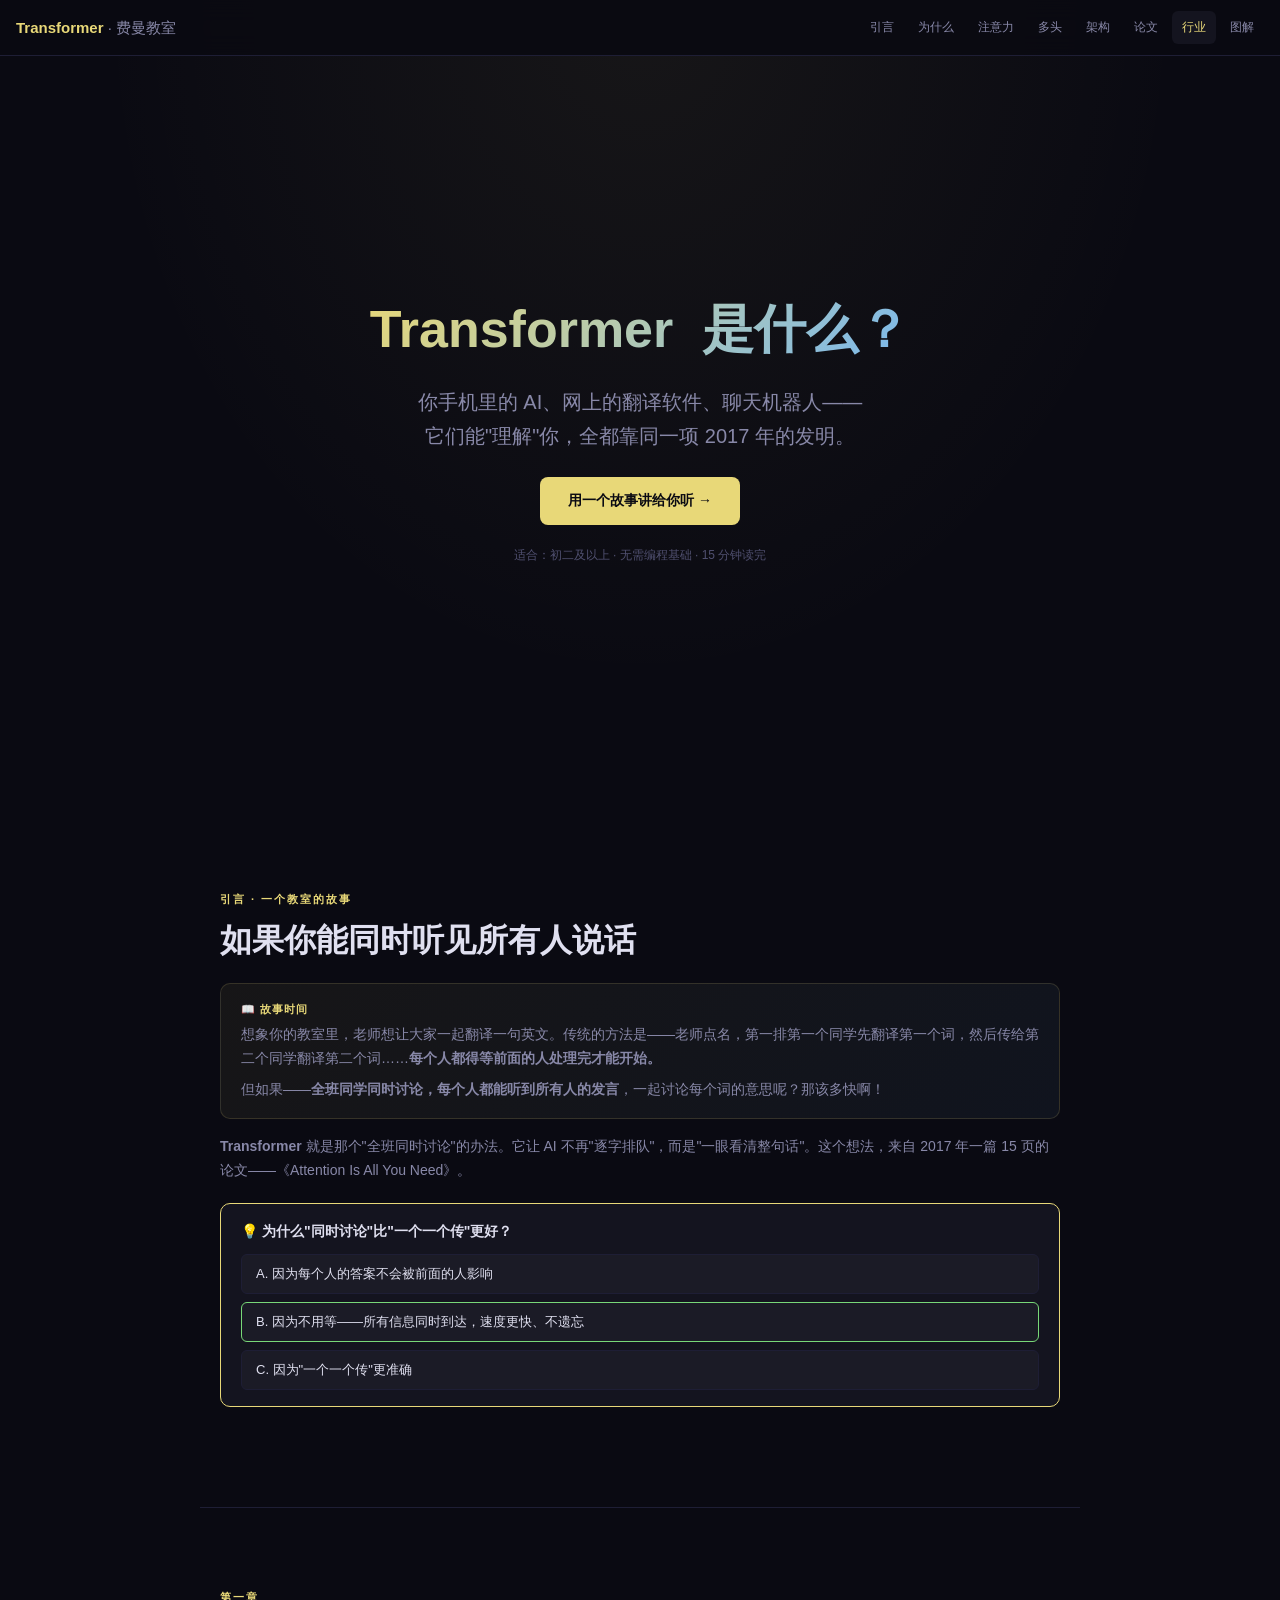
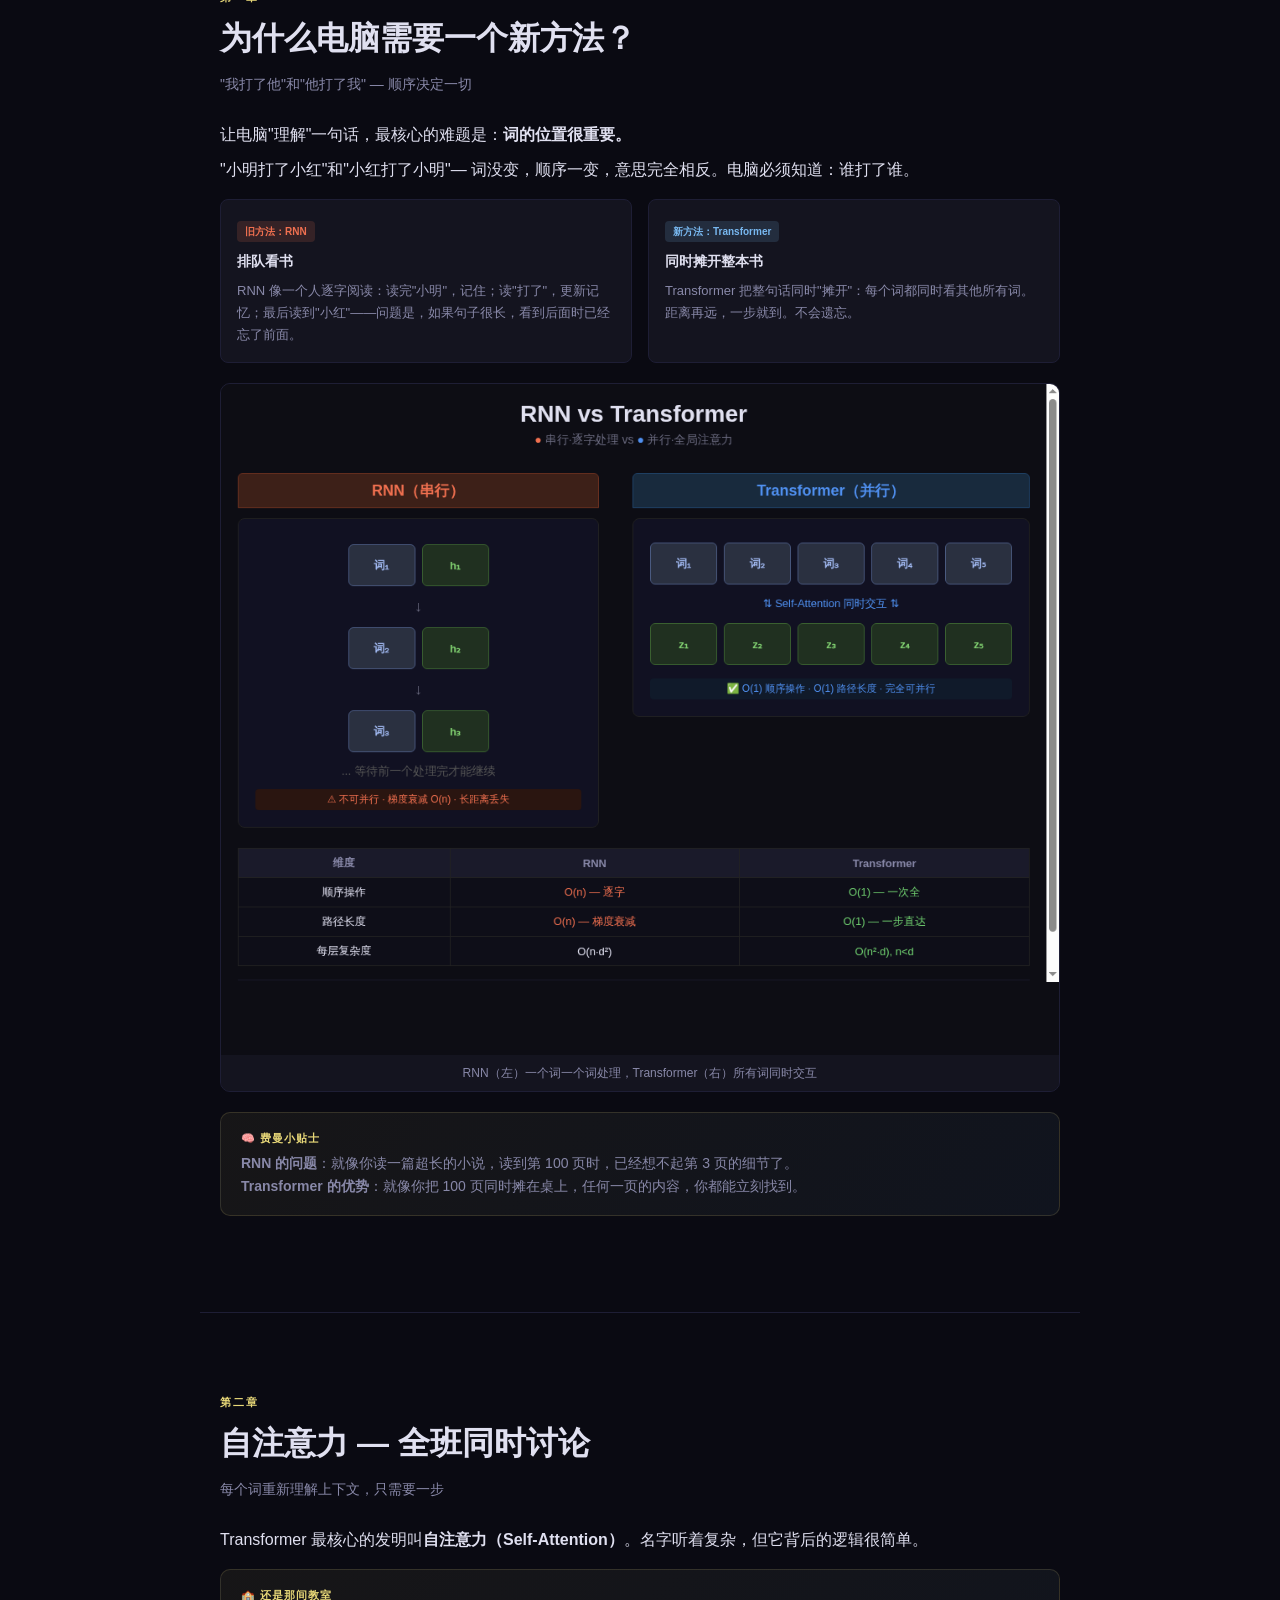
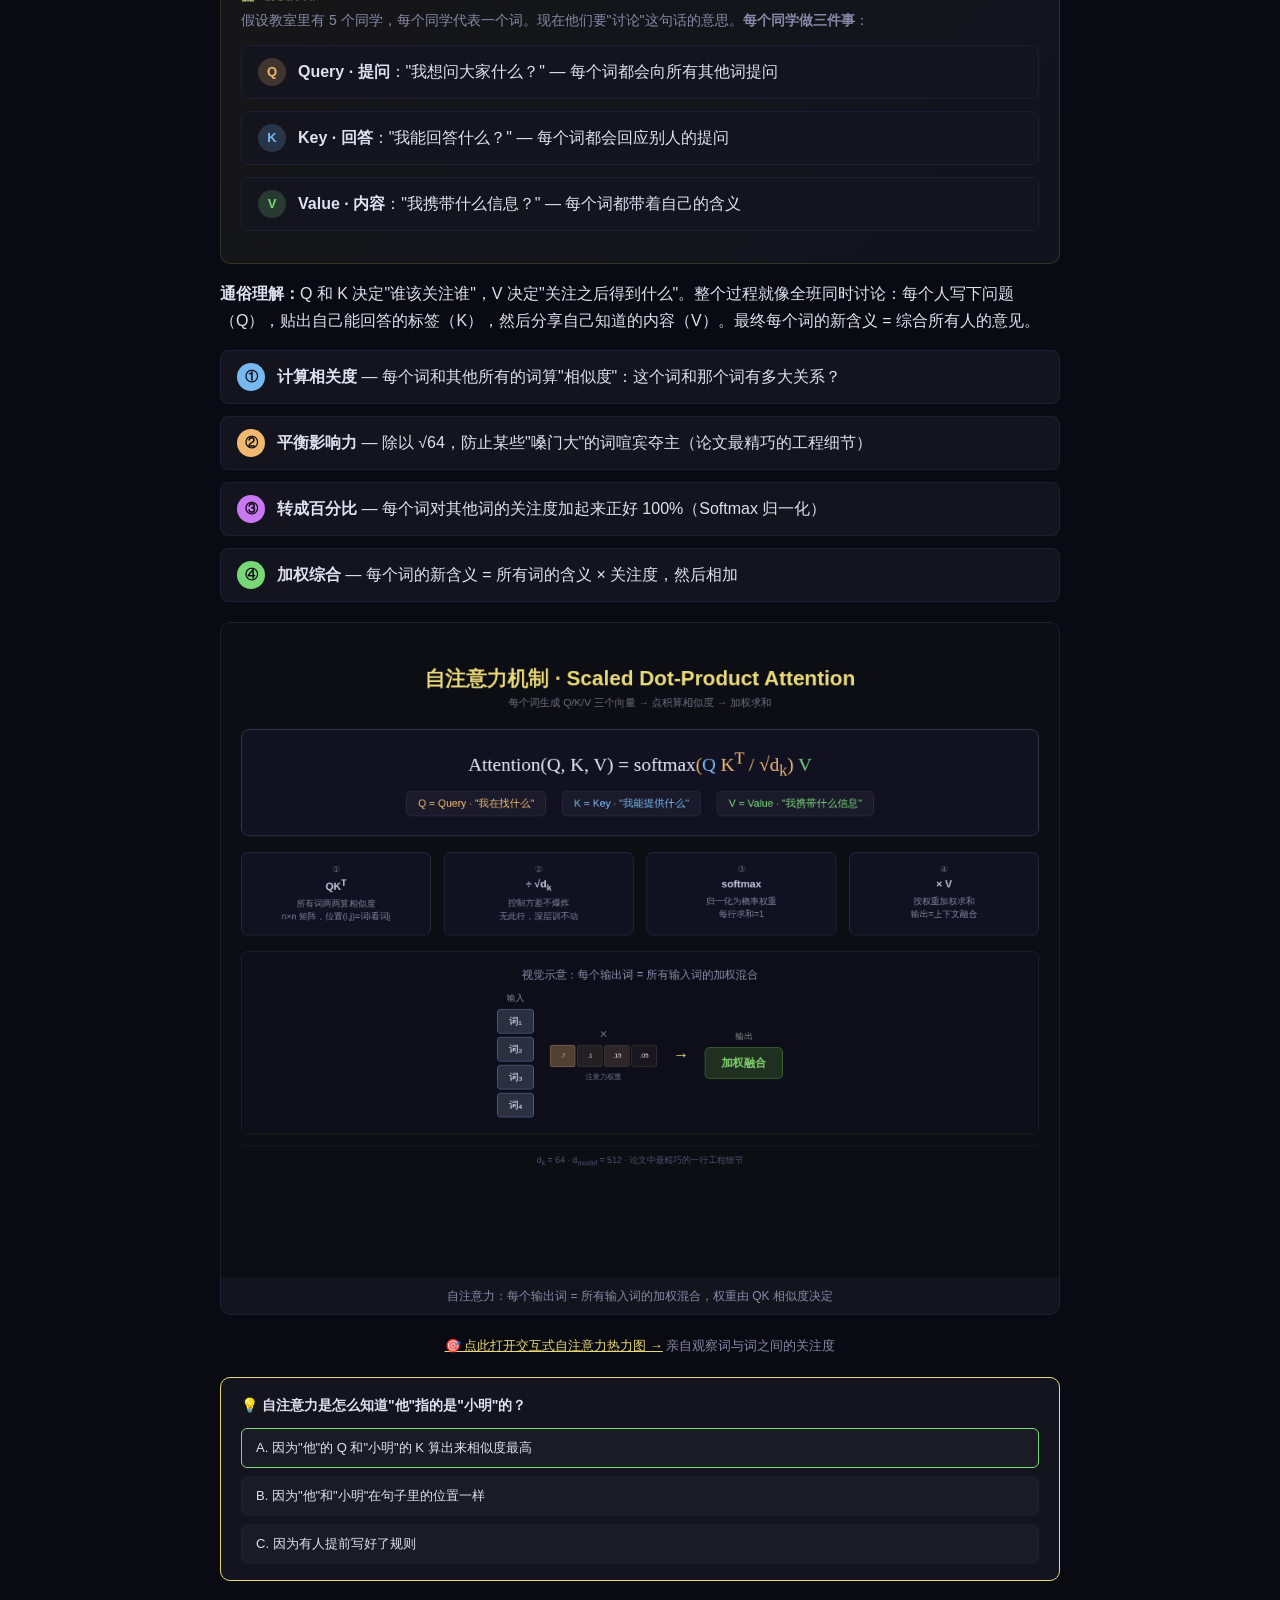
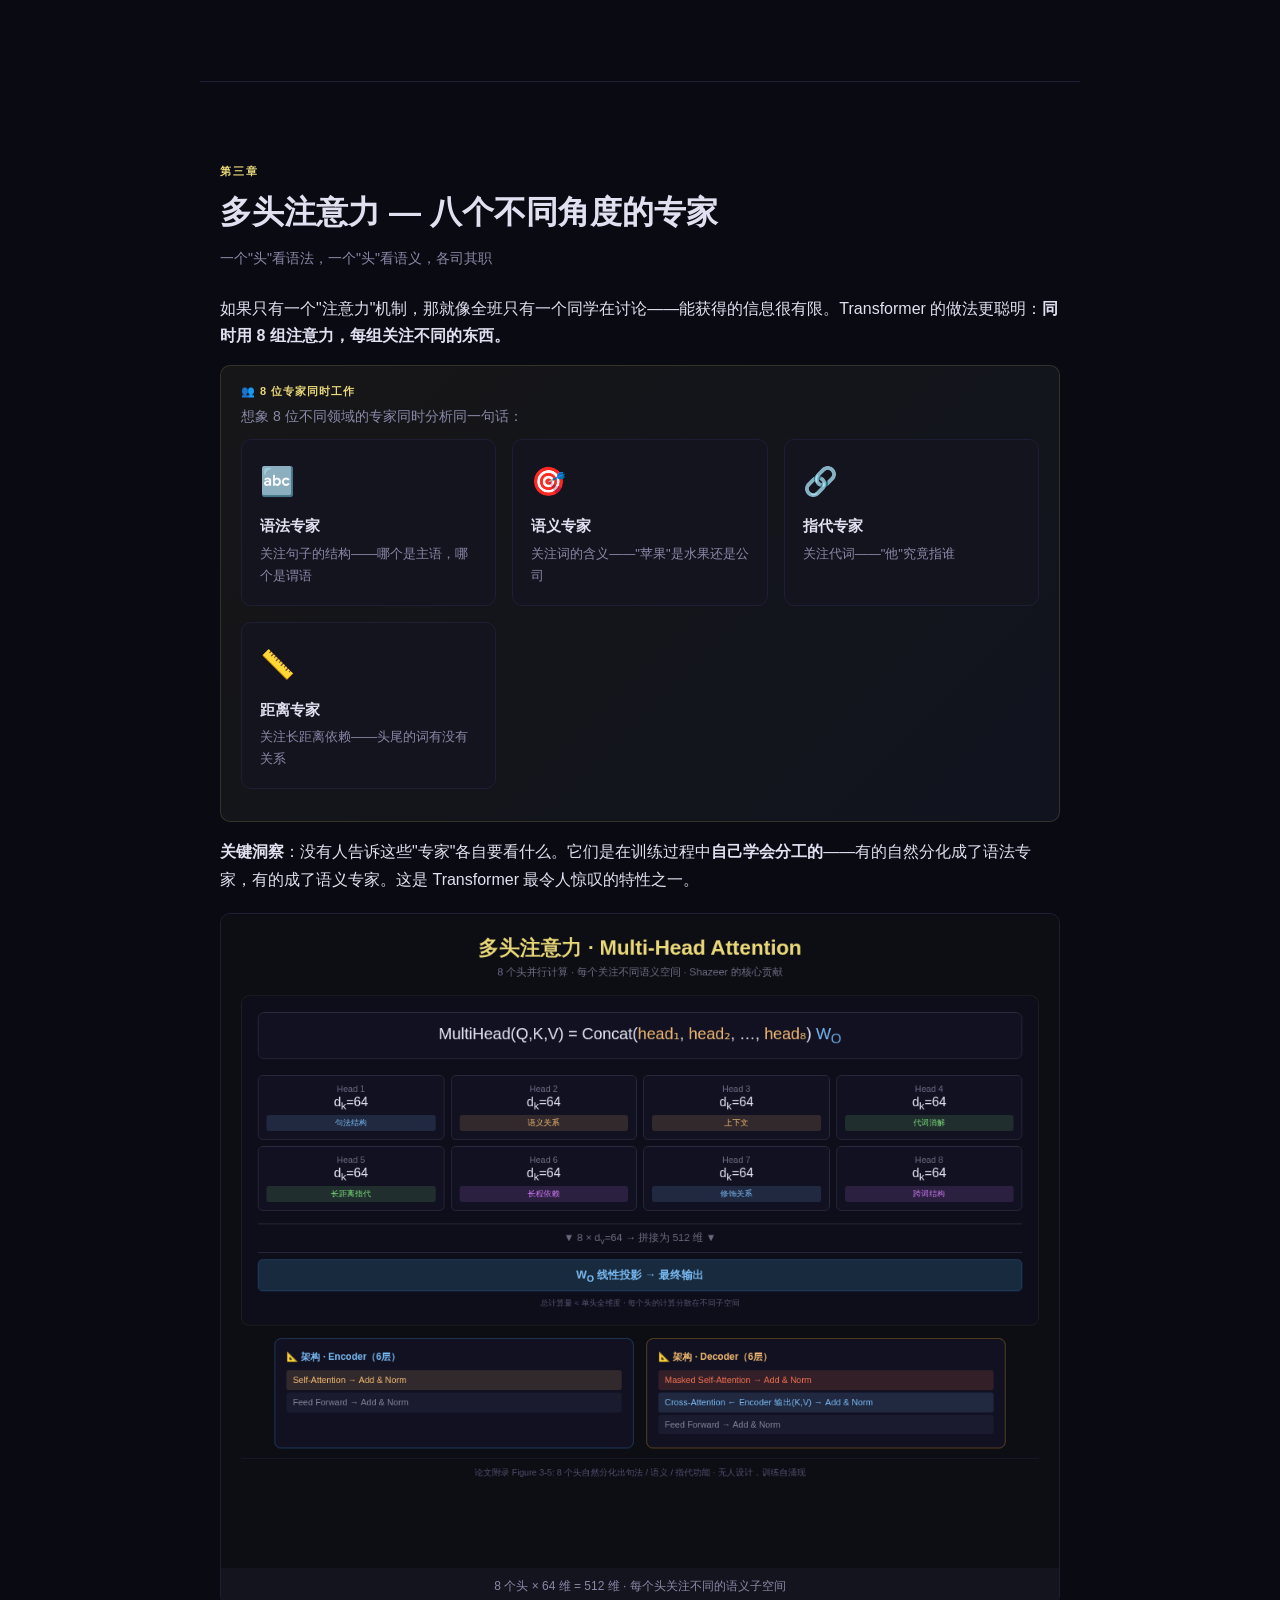
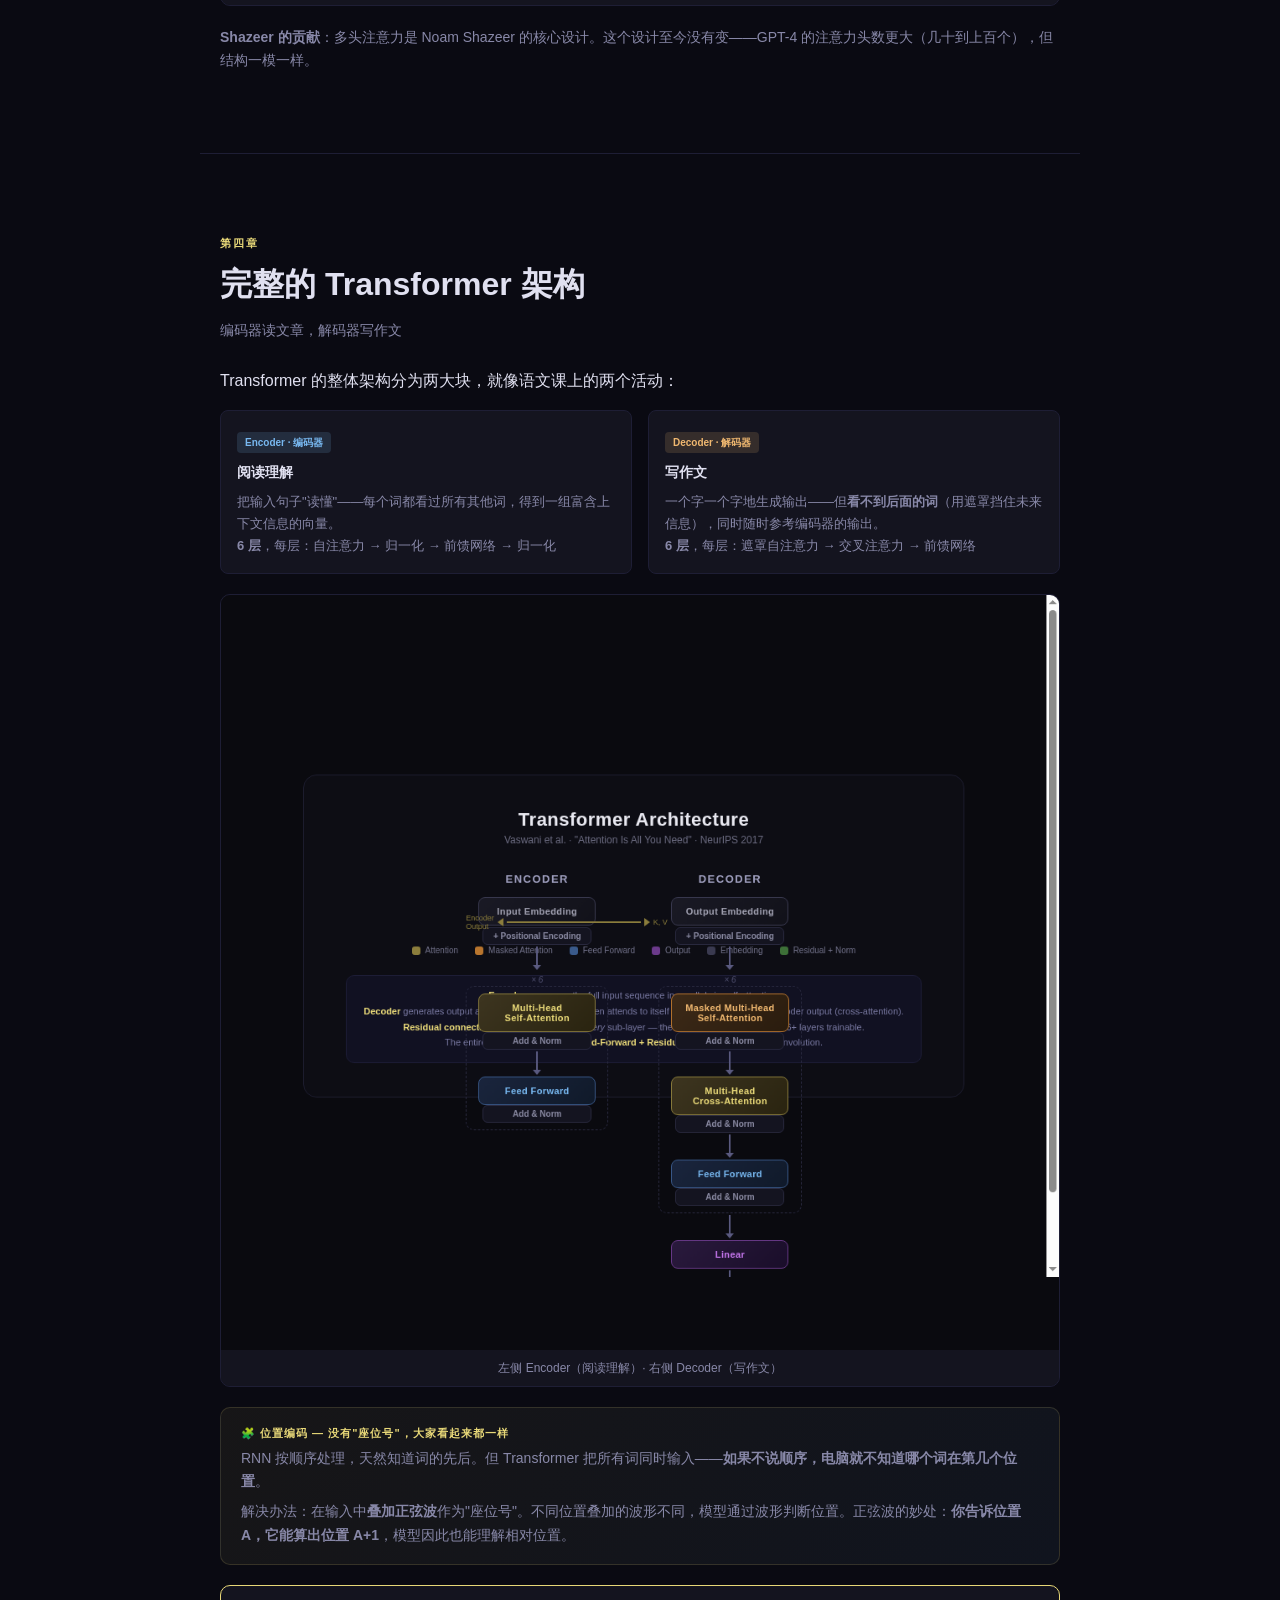
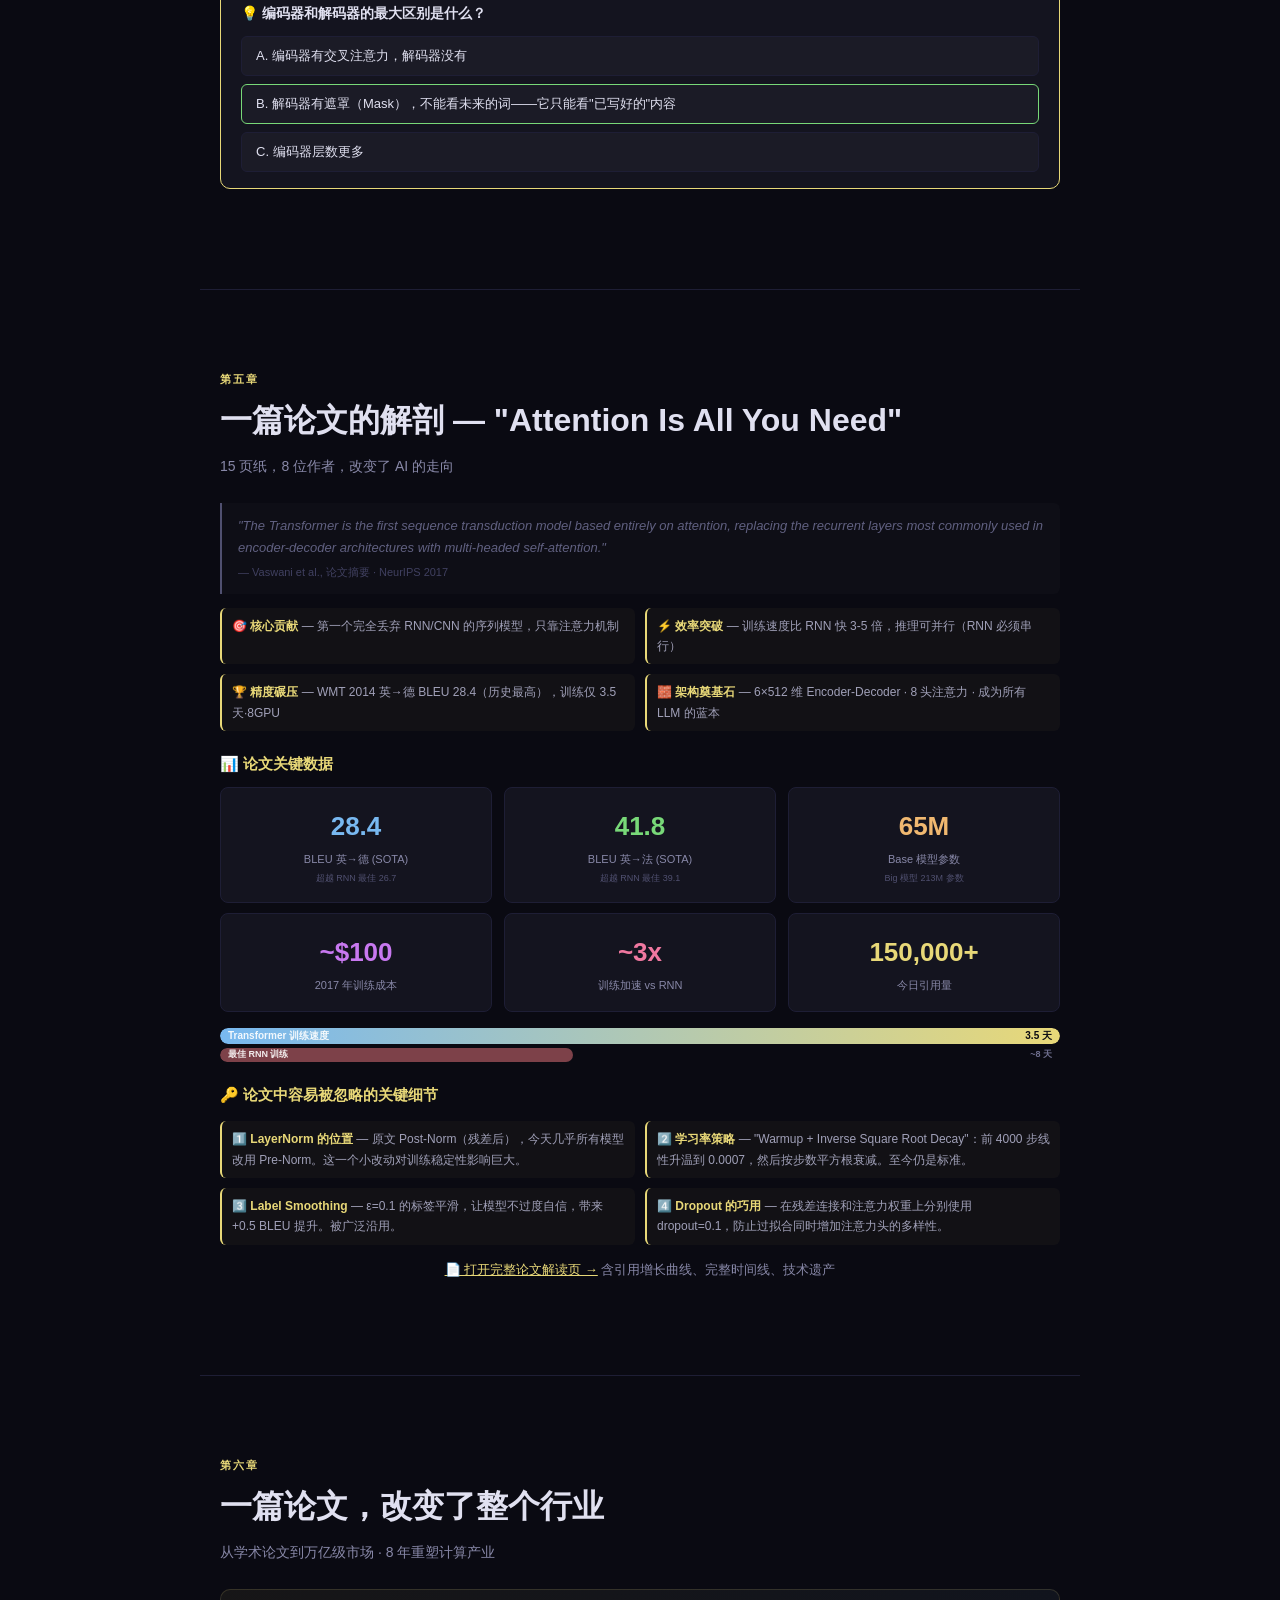
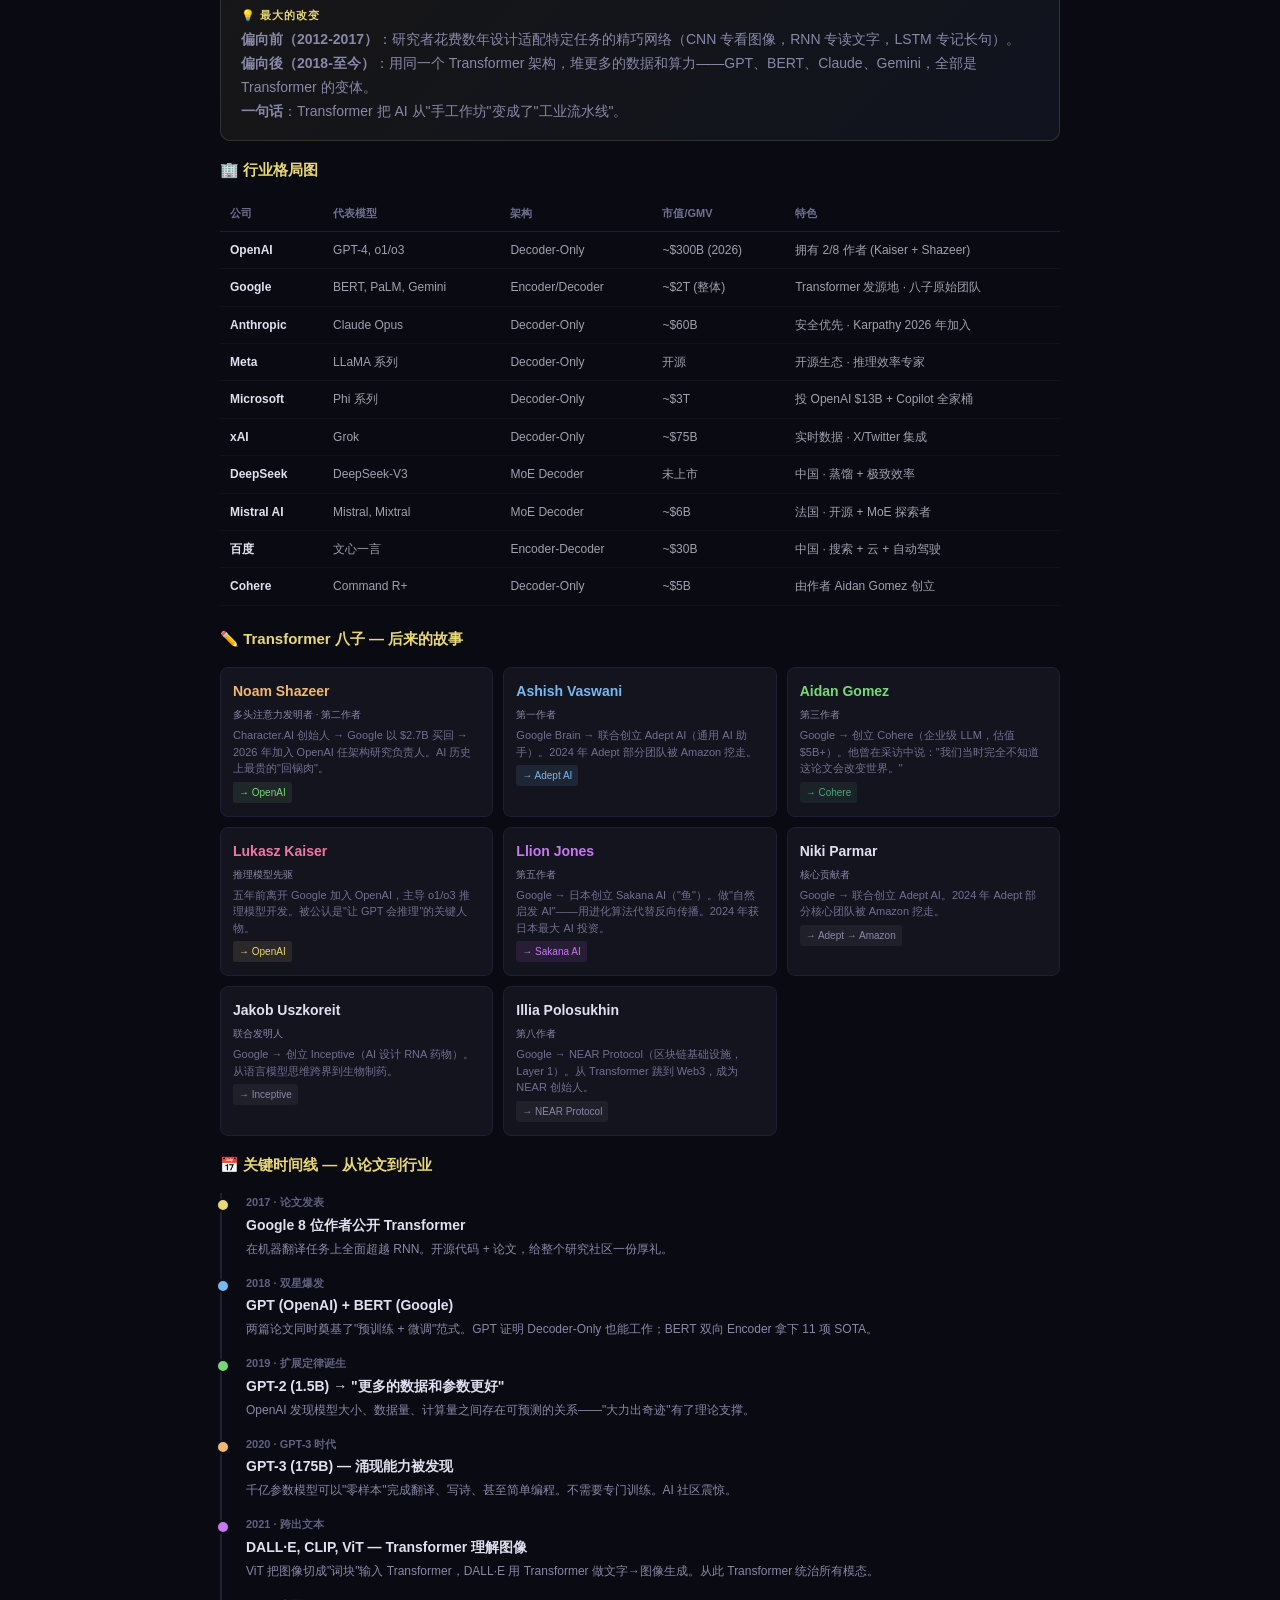
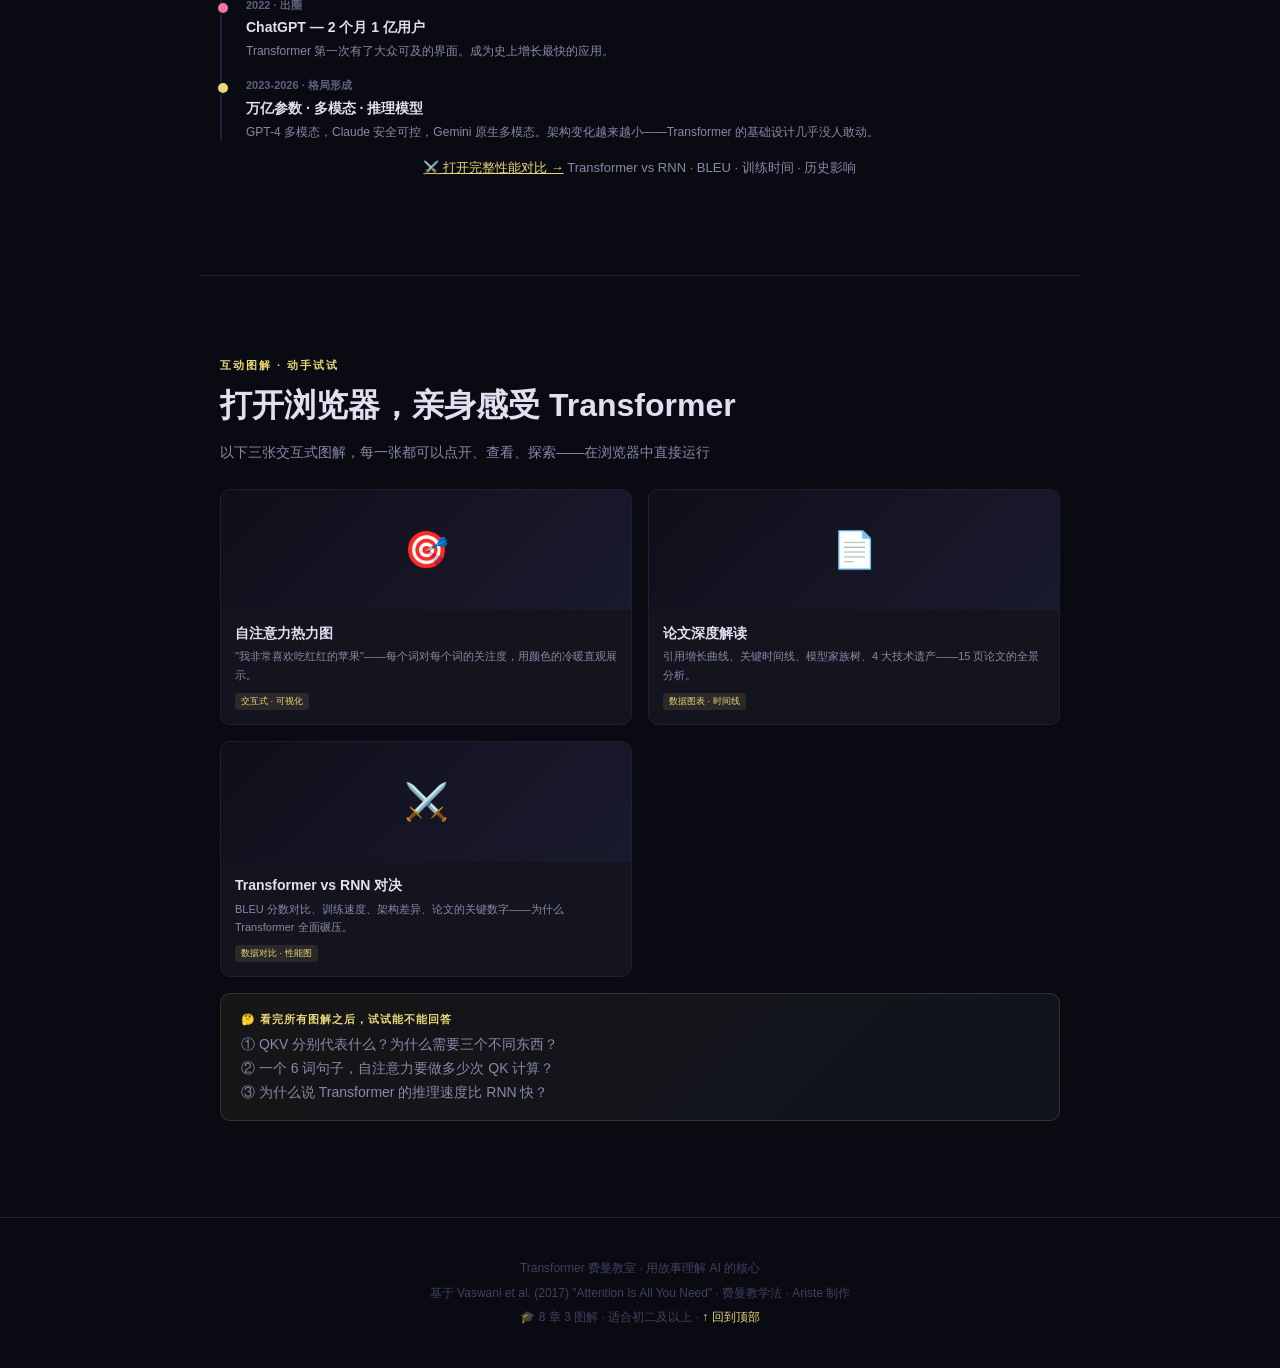
<file: index.html>
<!DOCTYPE html>
<html lang="zh-CN">
<head>
<meta charset="utf-8">
<meta name="viewport" content="width=device-width,initial-scale=1.0,maximum-scale=5.0">
<title>Transformer 是什么？— 给初二同学讲明白</title>
<meta name="description" content="用教室里的故事，把影响世界的 AI 技术讲给每一位同学听。费曼式教学法，零基础也能懂。">
<link rel="stylesheet" href="css/style.css">
<style>
/* ─── New Diagram Cards ─── */
.diagram-gallery{display:grid;grid-template-columns:repeat(auto-fill,minmax(280px,1fr));gap:16px;margin:16px 0}
.diagram-card{display:block;padding:0;border-radius:10px;overflow:hidden;border:1px solid var(--border);background:var(--card);text-decoration:none;color:inherit;transition:.3s}
.diagram-card:hover{transform:translateY(-3px);box-shadow:0 8px 30px rgba(0,0,0,0.3);border-color:var(--accent1)}
.diagram-card .preview{height:120px;display:flex;align-items:center;justify-content:center;background:linear-gradient(135deg,#0f0f1a,#1a1a2e);padding:20px;font-size:36px}
.diagram-card .info{padding:12px 14px}
.diagram-card .info h4{font-size:14px;margin-bottom:2px}
.diagram-card .info p{font-size:11px;color:var(--text2)}
.diagram-card .info .tag{display:inline-block;font-size:9px;padding:1px 6px;border-radius:3px;background:rgba(232,216,120,0.1);color:var(--accent1);margin-top:4px}

/* ─── Expanded Author Grid ─── */
.author-grid{display:grid;grid-template-columns:repeat(auto-fill,minmax(230px,1fr));gap:10px;margin:16px 0}
.author-card{padding:12px;border-radius:8px;border:1px solid var(--border);background:var(--card)}
.author-card .name{font-size:14px;font-weight:700}
.author-card .role{font-size:10px;color:var(--text2);margin:2px 0 4px}
.author-card .story{font-size:11px;color:#707090;line-height:1.5}
.author-card .where{font-size:10px;padding:2px 6px;border-radius:3px;display:inline-block;margin-top:4px}
.quote-block{font-style:italic;font-size:13px;color:#606080;padding:12px 16px;border-left:2px solid #505070;margin:14px 0;background:rgba(255,255,255,0.015);border-radius:0 6px 6px 0}
.quote-block .src{display:block;font-size:11px;color:#404060;margin-top:4px;font-style:normal}

/* ─── Key Insight Grid ─── */
.insight-grid{display:grid;grid-template-columns:1fr 1fr;gap:10px;margin:14px 0}
.insight{font-size:12px;color:#a0a0b8;padding:8px 10px;background:rgba(232,216,120,0.03);border-radius:6px;border-left:2px solid var(--accent1)}
.insight strong{color:var(--accent1)}

/* ─── Metric Bars ─── */
.metric-bar{height:16px;border-radius:8px;margin:4px 0;position:relative;overflow:hidden}
.metric-bar .fill{height:100%;border-radius:8px}
.metric-bar .lbl{position:absolute;left:8px;top:0;height:100%;display:flex;align-items:center;font-size:10px;font-weight:600;color:rgba(255,255,255,0.9)}
.metric-bar .val{position:absolute;right:8px;top:0;height:100%;display:flex;align-items:center;font-size:10px;font-weight:600}

/* ─── Company Grid ─── */
.company-grid{display:grid;grid-template-columns:repeat(auto-fill,minmax(240px,1fr));gap:10px;margin:16px 0}
.company-card{padding:14px;border-radius:8px;border:1px solid var(--border);background:var(--card)}
.company-card .icon{font-size:22px;margin-bottom:4px}
.company-card h4{font-size:14px;margin-bottom:2px}
.company-card p{font-size:11px;color:#707090;line-height:1.5}
.company-card .stats{display:flex;gap:8px;margin-top:6px}
.company-card .stats span{font-size:9px;padding:2px 5px;border-radius:3px;background:rgba(255,255,255,0.03);color:#505070}

/* ─── Company Table ─── */
.company-table{width:100%;border-collapse:collapse;margin:14px 0;font-size:12px}
.company-table th{text-align:left;padding:8px 10px;color:#707090;font-weight:600;border-bottom:1px solid #1e1e35;font-size:11px}
.company-table td{padding:8px 10px;border-bottom:1px solid rgba(255,255,255,0.03);color:#a0a0b0}
.company-table td strong{color:#e0e0f0}

/* ─── Timeline vertical ─── */
.v-timeline{position:relative;margin:16px 0;padding:0 0 0 24px;border-left:2px solid #1e1e35}
.v-event{margin-bottom:16px;position:relative}
.v-event::before{content:'';position:absolute;left:-30px;top:5px;width:10px;height:10px;border-radius:50%;background:var(--c,#e8d878);border:2px solid #0f0f1a}
.v-event .yr{font-size:11px;color:#606080;font-weight:700}
.v-event h4{font-size:14px;font-weight:700;margin:2px 0}
.v-event p{font-size:12px;color:#8888a8;line-height:1.5}

/* ─── Three col ─── */
.three-col{display:grid;grid-template-columns:1fr 1fr 1fr;gap:12px;margin:14px 0}

/* ─── Responsive ─── */
@media(max-width:768px){
  .insight-grid,.three-col{grid-template-columns:1fr}
  .diagram-gallery{grid-template-columns:1fr 1fr}
  .author-grid,.company-grid{grid-template-columns:1fr 1fr}
}
@media(max-width:480px){
  .diagram-gallery,.author-grid,.company-grid{grid-template-columns:1fr}
}
</style>
</head>
<body>

<header>
  <div class="logo">Transformer<span> · 费曼教室</span></div>
  <nav>
    <a href="#ch0">引言</a>
    <a href="#ch1">为什么</a>
    <a href="#ch2">注意力</a>
    <a href="#ch3">多头</a>
    <a href="#ch4">架构</a>
    <a href="#ch5">论文</a>
    <a href="#ch6">行业</a>
    <a href="#ch7">图解</a>
  </nav>
</header>

<section class="hero" id="top">
  <h1>Transformer &nbsp;是什么？</h1>
  <p>你手机里的 AI、网上的翻译软件、聊天机器人——<br>它们能"理解"你，全都靠同一项 2017 年的发明。</p>
  <a href="#ch0" class="cta">用一个故事讲给你听 →</a>
  <div class="meta">适合：初二及以上 · 无需编程基础 · 15 分钟读完</div>
</section>

<!-- Ch0: 教室故事 -->
<section class="chapter" id="ch0">
  <div class="chapter-num">引言 · 一个教室的故事</div>
  <h2>如果你能同时听见所有人说话</h2>
  <div class="analogy">
    <div class="label">📖 故事时间</div>
    <p>想象你的教室里，老师想让大家一起翻译一句英文。传统的方法是——老师点名，第一排第一个同学先翻译第一个词，然后传给第二个同学翻译第二个词……<strong>每个人都得等前面的人处理完才能开始。</strong></p>
    <p style="margin-top:8px">但如果——<strong>全班同学同时讨论，每个人都能听到所有人的发言</strong>，一起讨论每个词的意思呢？那该多快啊！</p>
  </div>
  <p style="font-size:14px;color:var(--text2);margin-top:12px"><strong>Transformer</strong> 就是那个"全班同时讨论"的办法。它让 AI 不再"逐字排队"，而是"一眼看清整句话"。这个想法，来自 2017 年一篇 15 页的论文——《Attention Is All You Need》。</p>
  <div class="quiz-box">
    <div class="q">为什么"同时讨论"比"一个一个传"更好？</div>
    <div class="options">
      <div class="opt">A. 因为每个人的答案不会被前面的人影响</div>
      <div class="opt" style="border-color:var(--accent3)">B. 因为不用等——所有信息同时到达，速度更快、不遗忘</div>
      <div class="opt">C. 因为"一个一个传"更准确</div>
    </div>
  </div>
</section>

<!-- Ch1: 为什么 -->
<section class="chapter" id="ch1">
  <div class="chapter-num">第一章</div>
  <h2>为什么电脑需要一个新方法？</h2>
  <div class="subtitle">"我打了他"和"他打了我" — 顺序决定一切</div>
  <p>让电脑"理解"一句话，最核心的难题是：<strong>词的位置很重要。</strong></p>
  <p style="margin-top:8px">"小明打了小红"和"小红打了小明"— 词没变，顺序一变，意思完全相反。电脑必须知道：谁打了谁。</p>
  <div class="two-col">
    <div class="col-card">
      <div class="badge" style="background:rgba(240,112,80,0.15);color:#f07050">旧方法：RNN</div>
      <h4>排队看书</h4>
      <p>RNN 像一个人逐字阅读：读完"小明"，记住；读"打了"，更新记忆；最后读到"小红"——问题是，如果句子很长，看到后面时已经忘了前面。</p>
    </div>
    <div class="col-card">
      <div class="badge" style="background:rgba(120,184,240,0.15);color:#78b8f0">新方法：Transformer</div>
      <h4>同时摊开整本书</h4>
      <p>Transformer 把整句话同时"摊开"：每个词都同时看其他所有词。距离再远，一步就到。不会遗忘。</p>
    </div>
  </div>
  <div class="img-container">
    <img src="images/rnn-vs-transformer.png" alt="RNN vs Transformer" loading="lazy">
    <div class="caption">RNN（左）一个词一个词处理，Transformer（右）所有词同时交互</div>
  </div>
  <div class="analogy">
    <div class="label">🧠 费曼小贴士</div>
    <p><strong>RNN 的问题</strong>：就像你读一篇超长的小说，读到第 100 页时，已经想不起第 3 页的细节了。<br><strong>Transformer 的优势</strong>：就像你把 100 页同时摊在桌上，任何一页的内容，你都能立刻找到。</p>
  </div>
</section>

<!-- Ch2: 自注意力 -->
<section class="chapter" id="ch2">
  <div class="chapter-num">第二章</div>
  <h2>自注意力 — 全班同时讨论</h2>
  <div class="subtitle">每个词重新理解上下文，只需要一步</div>
  <p>Transformer 最核心的发明叫<strong>自注意力（Self-Attention）</strong>。名字听着复杂，但它背后的逻辑很简单。</p>
  <div class="analogy">
    <div class="label">🏫 还是那间教室</div>
    <p>假设教室里有 5 个同学，每个同学代表一个词。现在他们要"讨论"这句话的意思。<strong>每个同学做三件事</strong>：</p>
    <div class="steps" style="margin-top:12px">
      <div class="step"><div class="num" style="background:rgba(240,184,112,0.2);color:#f0b870">Q</div><div><strong>Query · 提问</strong>："我想问大家什么？" — 每个词都会向所有其他词提问</div></div>
      <div class="step"><div class="num" style="background:rgba(120,184,240,0.2);color:#78b8f0">K</div><div><strong>Key · 回答</strong>："我能回答什么？" — 每个词都会回应别人的提问</div></div>
      <div class="step"><div class="num" style="background:rgba(120,216,120,0.2);color:#78d878">V</div><div><strong>Value · 内容</strong>："我携带什么信息？" — 每个词都带着自己的含义</div></div>
    </div>
  </div>
  <p><strong>通俗理解：</strong>Q 和 K 决定"谁该关注谁"，V 决定"关注之后得到什么"。整个过程就像全班同时讨论：每个人写下问题（Q），贴出自己能回答的标签（K），然后分享自己知道的内容（V）。最终每个词的新含义 = 综合所有人的意见。</p>
  <div class="steps">
    <div class="step"><div class="num" style="background:var(--accent2);color:#0a0a12">①</div><div><strong>计算相关度</strong> — 每个词和其他所有的词算"相似度"：这个词和那个词有多大关系？</div></div>
    <div class="step"><div class="num" style="background:var(--accent4);color:#0a0a12">②</div><div><strong>平衡影响力</strong> — 除以 √64，防止某些"嗓门大"的词喧宾夺主（论文最精巧的工程细节）</div></div>
    <div class="step"><div class="num" style="background:var(--accent5);color:#0a0a12">③</div><div><strong>转成百分比</strong> — 每个词对其他词的关注度加起来正好 100%（Softmax 归一化）</div></div>
    <div class="step"><div class="num" style="background:var(--accent3);color:#0a0a12">④</div><div><strong>加权综合</strong> — 每个词的新含义 = 所有词的含义 × 关注度，然后相加</div></div>
  </div>
  <div class="img-container">
    <img src="images/self-attention.png" alt="自注意力" loading="lazy">
    <div class="caption">自注意力：每个输出词 = 所有输入词的加权混合，权重由 QK 相似度决定</div>
  </div>
  <p style="font-size:13px;color:var(--text2);text-align:center;margin:8px 0"><a href="07-attention-heatmap.html" style="color:var(--accent1)">🎯 点此打开交互式自注意力热力图 →</a> 亲自观察词与词之间的关注度</p>
  <div class="quiz-box">
    <div class="q">自注意力是怎么知道"他"指的是"小明"的？</div>
    <div class="options">
      <div class="opt" style="border-color:var(--accent3)">A. 因为"他"的 Q 和"小明"的 K 算出来相似度最高</div>
      <div class="opt">B. 因为"他"和"小明"在句子里的位置一样</div>
      <div class="opt">C. 因为有人提前写好了规则</div>
    </div>
  </div>
</section>

<!-- Ch3: 多头 -->
<section class="chapter" id="ch3">
  <div class="chapter-num">第三章</div>
  <h2>多头注意力 — 八个不同角度的专家</h2>
  <div class="subtitle">一个"头"看语法，一个"头"看语义，各司其职</div>
  <p>如果只有一个"注意力"机制，那就像全班只有一个同学在讨论——能获得的信息很有限。Transformer 的做法更聪明：<strong>同时用 8 组注意力，每组关注不同的东西。</strong></p>
  <div class="analogy">
    <div class="label">👥 8 位专家同时工作</div>
    <p>想象 8 位不同领域的专家同时分析同一句话：</p>
    <div class="card-grid" style="margin-top:10px">
      <div class="info-card"><div class="icon" style="color:#78b8f0">🔤</div><h4>语法专家</h4><p>关注句子的结构——哪个是主语，哪个是谓语</p></div>
      <div class="info-card"><div class="icon" style="color:#f0b870">🎯</div><h4>语义专家</h4><p>关注词的含义——"苹果"是水果还是公司</p></div>
      <div class="info-card"><div class="icon" style="color:#78d878">🔗</div><h4>指代专家</h4><p>关注代词——"他"究竟指谁</p></div>
      <div class="info-card"><div class="icon" style="color:#c878f0">📏</div><h4>距离专家</h4><p>关注长距离依赖——头尾的词有没有关系</p></div>
    </div>
  </div>
  <p><strong>关键洞察</strong>：没有人告诉这些"专家"各自要看什么。它们是在训练过程中<strong>自己学会分工的</strong>——有的自然分化成了语法专家，有的成了语义专家。这是 Transformer 最令人惊叹的特性之一。</p>
  <div class="img-container">
    <img src="images/multihead.png" alt="多头注意力" loading="lazy">
    <div class="caption">8 个头 × 64 维 = 512 维 · 每个头关注不同的语义子空间</div>
  </div>
  <p style="font-size:14px;color:var(--text2)"><strong>Shazeer 的贡献</strong>：多头注意力是 Noam Shazeer 的核心设计。这个设计至今没有变——GPT-4 的注意力头数更大（几十到上百个），但结构一模一样。</p>
</section>

<!-- Ch4: 完整架构 -->
<section class="chapter" id="ch4">
  <div class="chapter-num">第四章</div>
  <h2>完整的 Transformer 架构</h2>
  <div class="subtitle">编码器读文章，解码器写作文</div>
  <p>Transformer 的整体架构分为两大块，就像语文课上的两个活动：</p>
  <div class="two-col">
    <div class="col-card">
      <div class="badge" style="background:rgba(120,184,240,0.15);color:#78b8f0">Encoder · 编码器</div>
      <h4>阅读理解</h4>
      <p>把输入句子"读懂"——每个词都看过所有其他词，得到一组富含上下文信息的向量。<br><strong>6 层</strong>，每层：自注意力 → 归一化 → 前馈网络 → 归一化</p>
    </div>
    <div class="col-card">
      <div class="badge" style="background:rgba(240,184,112,0.15);color:#f0b870">Decoder · 解码器</div>
      <h4>写作文</h4>
      <p>一个字一个字地生成输出——但<strong>看不到后面的词</strong>（用遮罩挡住未来信息），同时随时参考编码器的输出。<br><strong>6 层</strong>，每层：遮罩自注意力 → 交叉注意力 → 前馈网络</p>
    </div>
  </div>
  <div class="img-container">
    <img src="images/architecture.png" alt="Transformer 架构" loading="lazy">
    <div class="caption">左侧 Encoder（阅读理解）· 右侧 Decoder（写作文）</div>
  </div>
  <div class="analogy">
    <div class="label">🧩 位置编码 — 没有"座位号"，大家看起来都一样</div>
    <p>RNN 按顺序处理，天然知道词的先后。但 Transformer 把所有词同时输入——<strong>如果不说顺序，电脑就不知道哪个词在第几个位置</strong>。</p>
    <p style="margin-top:6px">解决办法：在输入中<strong>叠加正弦波</strong>作为"座位号"。不同位置叠加的波形不同，模型通过波形判断位置。正弦波的妙处：<strong>你告诉位置 A，它能算出位置 A+1</strong>，模型因此也能理解相对位置。</p>
  </div>
  <div class="quiz-box">
    <div class="q">编码器和解码器的最大区别是什么？</div>
    <div class="options">
      <div class="opt">A. 编码器有交叉注意力，解码器没有</div>
      <div class="opt" style="border-color:var(--accent3)">B. 解码器有遮罩（Mask），不能看未来的词——它只能看"已写好的"内容</div>
      <div class="opt">C. 编码器层数更多</div>
    </div>
  </div>
</section>

<!-- Ch5: 论文深度解读 -->
<section class="chapter" id="ch5">
  <div class="chapter-num">第五章</div>
  <h2>一篇论文的解剖 — "Attention Is All You Need"</h2>
  <div class="subtitle">15 页纸，8 位作者，改变了 AI 的走向</div>

  <div class="quote-block">"The Transformer is the first sequence transduction model based entirely on attention, replacing the recurrent layers most commonly used in encoder-decoder architectures with multi-headed self-attention."<span class="src">— Vaswani et al., 论文摘要 · NeurIPS 2017</span></div>

  <div class="insight-grid">
    <div class="insight"><strong>🎯 核心贡献</strong> — 第一个完全丢弃 RNN/CNN 的序列模型，只靠注意力机制</div>
    <div class="insight"><strong>⚡ 效率突破</strong> — 训练速度比 RNN 快 3-5 倍，推理可并行（RNN 必须串行）</div>
    <div class="insight"><strong>🏆 精度碾压</strong> — WMT 2014 英→德 BLEU 28.4（历史最高），训练仅 3.5 天·8GPU</div>
    <div class="insight"><strong>🧱 架构奠基石</strong> — 6×512 维 Encoder-Decoder · 8 头注意力 · 成为所有 LLM 的蓝本</div>
  </div>

  <h3 style="font-size:15px;color:var(--accent1);margin-top:20px">📊 论文关键数据</h3>
  <div class="three-col" style="margin:10px 0">
    <div class="stat-card"><div class="num" style="color:var(--accent2)">28.4</div><div class="lbl">BLEU 英→德 (SOTA)</div><div class="lbl" style="font-size:9px;color:#505070">超越 RNN 最佳 26.7</div></div>
    <div class="stat-card"><div class="num" style="color:var(--accent3)">41.8</div><div class="lbl">BLEU 英→法 (SOTA)</div><div class="lbl" style="font-size:9px;color:#505070">超越 RNN 最佳 39.1</div></div>
    <div class="stat-card"><div class="num" style="color:var(--accent4)">65M</div><div class="lbl">Base 模型参数</div><div class="lbl" style="font-size:9px;color:#505070">Big 模型 213M 参数</div></div>
  </div>
  <div class="three-col" style="margin:4px 0 16px">
    <div class="stat-card"><div class="num" style="color:var(--accent5)">~$100</div><div class="lbl">2017 年训练成本</div></div>
    <div class="stat-card"><div class="num" style="color:var(--accent6)">~3x</div><div class="lbl">训练加速 vs RNN</div></div>
    <div class="stat-card"><div class="num" style="color:var(--accent1)">150,000+</div><div class="lbl">今日引用量</div></div>
  </div>

  <div class="metric-bar"><div class="fill" style="width:100%;background:linear-gradient(90deg,#78b8f0,#e8d878)"></div><div class="lbl">Transformer 训练速度</div><div class="val" style="color:#0a0a12">3.5 天</div></div>
  <div class="metric-bar" style="height:14px"><div class="fill" style="width:42%;background:rgba(240,120,128,0.5)"></div><div class="lbl" style="font-size:9px">最佳 RNN 训练</div><div class="val" style="color:#707090;font-size:9px">~8 天</div></div>

  <h3 style="font-size:15px;color:var(--accent1);margin-top:20px">🔑 论文中容易被忽略的关键细节</h3>
  <div class="insight-grid">
    <div class="insight"><strong>1️⃣ LayerNorm 的位置</strong> — 原文 Post-Norm（残差后），今天几乎所有模型改用 Pre-Norm。这一个小改动对训练稳定性影响巨大。</div>
    <div class="insight"><strong>2️⃣ 学习率策略</strong> — "Warmup + Inverse Square Root Decay"：前 4000 步线性升温到 0.0007，然后按步数平方根衰减。至今仍是标准。</div>
    <div class="insight"><strong>3️⃣ Label Smoothing</strong> — ε=0.1 的标签平滑，让模型不过度自信，带来 +0.5 BLEU 提升。被广泛沿用。</div>
    <div class="insight"><strong>4️⃣ Dropout 的巧用</strong> — 在残差连接和注意力权重上分别使用 dropout=0.1，防止过拟合同时增加注意力头的多样性。</div>
  </div>

  <p style="font-size:13px;color:var(--text2);text-align:center;margin:14px 0"><a href="05-paper-impact.html" style="color:var(--accent1)">📄 打开完整论文解读页 →</a> 含引用增长曲线、完整时间线、技术遗产</p>
</section>

<!-- Ch6: 行业格局 -->
<section class="chapter" id="ch6">
  <div class="chapter-num">第六章</div>
  <h2>一篇论文，改变了整个行业</h2>
  <div class="subtitle">从学术论文到万亿级市场 · 8 年重塑计算产业</div>

  <div class="analogy">
    <div class="label">💡 最大的改变</div>
    <p><strong>偏向前（2012-2017）</strong>：研究者花费数年设计适配特定任务的精巧网络（CNN 专看图像，RNN 专读文字，LSTM 专记长句）。<br><strong>偏向後（2018-至今）</strong>：用同一个 Transformer 架构，堆更多的数据和算力——GPT、BERT、Claude、Gemini，全部是 Transformer 的变体。<br><strong>一句话</strong>：Transformer 把 AI 从"手工作坊"变成了"工业流水线"。</p>
  </div>

  <h3 style="font-size:15px;color:var(--accent1);margin-top:16px">🏢 行业格局图</h3>
  <table class="company-table">
    <tr><th>公司</th><th>代表模型</th><th>架构</th><th>市值/GMV</th><th>特色</th></tr>
    <tr><td><strong>OpenAI</strong></td><td>GPT-4, o1/o3</td><td>Decoder-Only</td><td>~$300B (2026)</td><td>拥有 2/8 作者 (Kaiser + Shazeer)</td></tr>
    <tr><td><strong>Google</strong></td><td>BERT, PaLM, Gemini</td><td>Encoder/Decoder</td><td>~$2T (整体)</td><td>Transformer 发源地 · 八子原始团队</td></tr>
    <tr><td><strong>Anthropic</strong></td><td>Claude Opus</td><td>Decoder-Only</td><td>~$60B</td><td>安全优先 · Karpathy 2026 年加入</td></tr>
    <tr><td><strong>Meta</strong></td><td>LLaMA 系列</td><td>Decoder-Only</td><td>开源</td><td>开源生态 · 推理效率专家</td></tr>
    <tr><td><strong>Microsoft</strong></td><td>Phi 系列</td><td>Decoder-Only</td><td>~$3T</td><td>投 OpenAI $13B + Copilot 全家桶</td></tr>
    <tr><td><strong>xAI</strong></td><td>Grok</td><td>Decoder-Only</td><td>~$75B</td><td>实时数据 · X/Twitter 集成</td></tr>
    <tr><td><strong>DeepSeek</strong></td><td>DeepSeek-V3</td><td>MoE Decoder</td><td>未上市</td><td>中国 · 蒸馏 + 极致效率</td></tr>
    <tr><td><strong>Mistral AI</strong></td><td>Mistral, Mixtral</td><td>MoE Decoder</td><td>~$6B</td><td>法国 · 开源 + MoE 探索者</td></tr>
    <tr><td><strong>百度</strong></td><td>文心一言</td><td>Encoder-Decoder</td><td>~$30B</td><td>中国 · 搜索 + 云 + 自动驾驶</td></tr>
    <tr><td><strong>Cohere</strong></td><td>Command R+</td><td>Decoder-Only</td><td>~$5B</td><td>由作者 Aidan Gomez 创立</td></tr>
  </table>

  <h3 style="font-size:15px;color:var(--accent1);margin-top:20px">✏️ Transformer 八子 — 后来的故事</h3>
  <div class="author-grid">
    <div class="author-card"><div class="name" style="color:var(--accent4)">Noam Shazeer</div><div class="role">多头注意力发明者 · 第二作者</div><div class="story">Character.AI 创始人 → Google 以 $2.7B 买回 → 2026 年加入 OpenAI 任架构研究负责人。AI 历史上最贵的"回锅肉"。</div><div class="where" style="background:rgba(120,216,120,0.1);color:var(--accent3)">→ OpenAI</div></div>
    <div class="author-card"><div class="name" style="color:var(--accent2)">Ashish Vaswani</div><div class="role">第一作者</div><div class="story">Google Brain → 联合创立 Adept AI（通用 AI 助手）。2024 年 Adept 部分团队被 Amazon 挖走。</div><div class="where" style="background:rgba(120,184,240,0.1);color:var(--accent2)">→ Adept AI</div></div>
    <div class="author-card"><div class="name" style="color:var(--accent3)">Aidan Gomez</div><div class="role">第三作者</div><div class="story">Google → 创立 Cohere（企业级 LLM，估值 $5B+）。他曾在采访中说："我们当时完全不知道这论文会改变世界。"</div><div class="where" style="background:rgba(78,168,120,0.1);color:#4ea878">→ Cohere</div></div>
    <div class="author-card"><div class="name" style="color:var(--accent6)">Lukasz Kaiser</div><div class="role">推理模型先驱</div><div class="story">五年前离开 Google 加入 OpenAI，主导 o1/o3 推理模型开发。被公认是"让 GPT 会推理"的关键人物。</div><div class="where" style="background:rgba(232,216,120,0.1);color:var(--accent1)">→ OpenAI</div></div>
    <div class="author-card"><div class="name" style="color:#c878f0">Llion Jones</div><div class="role">第五作者</div><div class="story">Google → 日本创立 Sakana AI（"鱼"）。做"自然启发 AI"——用进化算法代替反向传播。2024 年获日本最大 AI 投资。</div><div class="where" style="background:rgba(200,120,240,0.1);color:#c878f0">→ Sakana AI</div></div>
    <div class="author-card"><div class="name">Niki Parmar</div><div class="role">核心贡献者</div><div class="story">Google → 联合创立 Adept AI。2024 年 Adept 部分核心团队被 Amazon 挖走。</div><div class="where" style="background:rgba(255,255,255,0.05);color:#8888a8">→ Adept → Amazon</div></div>
    <div class="author-card"><div class="name">Jakob Uszkoreit</div><div class="role">联合发明人</div><div class="story">Google → 创立 Inceptive（AI 设计 RNA 药物）。从语言模型思维跨界到生物制药。</div><div class="where" style="background:rgba(255,255,255,0.05);color:#8888a8">→ Inceptive</div></div>
    <div class="author-card"><div class="name">Illia Polosukhin</div><div class="role">第八作者</div><div class="story">Google → NEAR Protocol（区块链基础设施，Layer 1）。从 Transformer 跳到 Web3，成为 NEAR 创始人。</div><div class="where" style="background:rgba(255,255,255,0.05);color:#8888a8">→ NEAR Protocol</div></div>
  </div>

  <h3 style="font-size:15px;color:var(--accent1);margin-top:16px">📅 关键时间线 — 从论文到行业</h3>
  <div class="v-timeline">
    <div class="v-event" style="--c:#e8d878"><div class="yr">2017 · 论文发表</div><h4>Google 8 位作者公开 Transformer</h4><p>在机器翻译任务上全面超越 RNN。开源代码 + 论文，给整个研究社区一份厚礼。</p></div>
    <div class="v-event" style="--c:#78b8f0"><div class="yr">2018 · 双星爆发</div><h4>GPT (OpenAI) + BERT (Google)</h4><p>两篇论文同时奠基了"预训练 + 微调"范式。GPT 证明 Decoder-Only 也能工作；BERT 双向 Encoder 拿下 11 项 SOTA。</p></div>
    <div class="v-event" style="--c:#78d878"><div class="yr">2019 · 扩展定律诞生</div><h4>GPT-2 (1.5B) → "更多的数据和参数更好"</h4><p>OpenAI 发现模型大小、数据量、计算量之间存在可预测的关系——"大力出奇迹"有了理论支撑。</p></div>
    <div class="v-event" style="--c:#f0b870"><div class="yr">2020 · GPT-3 时代</div><h4>GPT-3 (175B) — 涌现能力被发现</h4><p>千亿参数模型可以"零样本"完成翻译、写诗、甚至简单编程。不需要专门训练。AI 社区震惊。</p></div>
    <div class="v-event" style="--c:#c878f0"><div class="yr">2021 · 跨出文本</div><h4>DALL·E, CLIP, ViT — Transformer 理解图像</h4><p>ViT 把图像切成"词块"输入 Transformer，DALL·E 用 Transformer 做文字→图像生成。从此 Transformer 统治所有模态。</p></div>
    <div class="v-event" style="--c:#f078a0"><div class="yr">2022 · 出圈</div><h4>ChatGPT — 2 个月 1 亿用户</h4><p>Transformer 第一次有了大众可及的界面。成为史上增长最快的应用。</p></div>
    <div class="v-event" style="--c:#e8d878"><div class="yr">2023-2026 · 格局形成</div><h4>万亿参数 · 多模态 · 推理模型</h4><p>GPT-4 多模态，Claude 安全可控，Gemini 原生多模态。架构变化越来越小——Transformer 的基础设计几乎没人敢动。</p></div>
  </div>

  <p style="font-size:13px;color:var(--text2);text-align:center;margin:16px 0"><a href="06-battle-chart.html" style="color:var(--accent1)">⚔️ 打开完整性能对比 →</a> Transformer vs RNN · BLEU · 训练时间 · 历史影响</p>
</section>

<!-- Ch7: 互动图解 -->
<section class="chapter" id="ch7">
  <div class="chapter-num">互动图解 · 动手试试</div>
  <h2>打开浏览器，亲身感受 Transformer</h2>
  <div class="subtitle">以下三张交互式图解，每一张都可以点开、查看、探索——在浏览器中直接运行</div>

  <div class="diagram-gallery">
    <a href="07-attention-heatmap.html" class="diagram-card" target="_blank">
      <div class="preview">🎯</div>
      <div class="info">
        <h4>自注意力热力图</h4>
        <p>"我非常喜欢吃红红的苹果"——每个词对每个词的关注度，用颜色的冷暖直观展示。</p>
        <span class="tag">交互式 · 可视化</span>
      </div>
    </a>
    <a href="05-paper-impact.html" class="diagram-card" target="_blank">
      <div class="preview">📄</div>
      <div class="info">
        <h4>论文深度解读</h4>
        <p>引用增长曲线、关键时间线、模型家族树、4 大技术遗产——15 页论文的全景分析。</p>
        <span class="tag">数据图表 · 时间线</span>
      </div>
    </a>
    <a href="06-battle-chart.html" class="diagram-card" target="_blank">
      <div class="preview">⚔️</div>
      <div class="info">
        <h4>Transformer vs RNN 对决</h4>
        <p>BLEU 分数对比、训练速度、架构差异、论文的关键数字——为什么 Transformer 全面碾压。</p>
        <span class="tag">数据对比 · 性能图</span>
      </div>
    </a>
  </div>

  <div class="analogy">
    <div class="label">🤔 看完所有图解之后，试试能不能回答</div>
    <p>① QKV 分别代表什么？为什么需要三个不同东西？<br>
    ② 一个 6 词句子，自注意力要做多少次 QK 计算？<br>
    ③ 为什么说 Transformer 的推理速度比 RNN 快？</p>
  </div>
</section>

<footer>
  <p>Transformer 费曼教室 · 用故事理解 AI 的核心</p>
  <p style="margin-top:4px">基于 Vaswani et al. (2017) "Attention Is All You Need" · 费曼教学法 · Ariste 制作</p>
  <p style="margin-top:4px">🎓 8 章 3 图解 · 适合初二及以上 · <a href="#top">↑ 回到顶部</a></p>
</footer>

<script>
const sections = document.querySelectorAll('.chapter');
const links = document.querySelectorAll('nav a');
const observer = new IntersectionObserver(es=>{es.forEach(e=>{if(e.isIntersecting){links.forEach(l=>l.classList.remove('active'));document.querySelector(`nav a[href="#${e.target.id}"]`)?.classList.add('active')}})},{threshold:0.3});
sections.forEach(s=>observer.observe(s));
document.querySelectorAll('.quiz-box .opt').forEach(o=>{o.addEventListener('click',function(){const p=this.closest('.quiz-box');p.querySelectorAll('.opt').forEach(x=>{x.style.borderColor='';x.style.background=''});this.style.borderColor='#e8d878';this.style.background='rgba(232,216,120,0.08)'})});
</script>
</body>
</html>
</file>
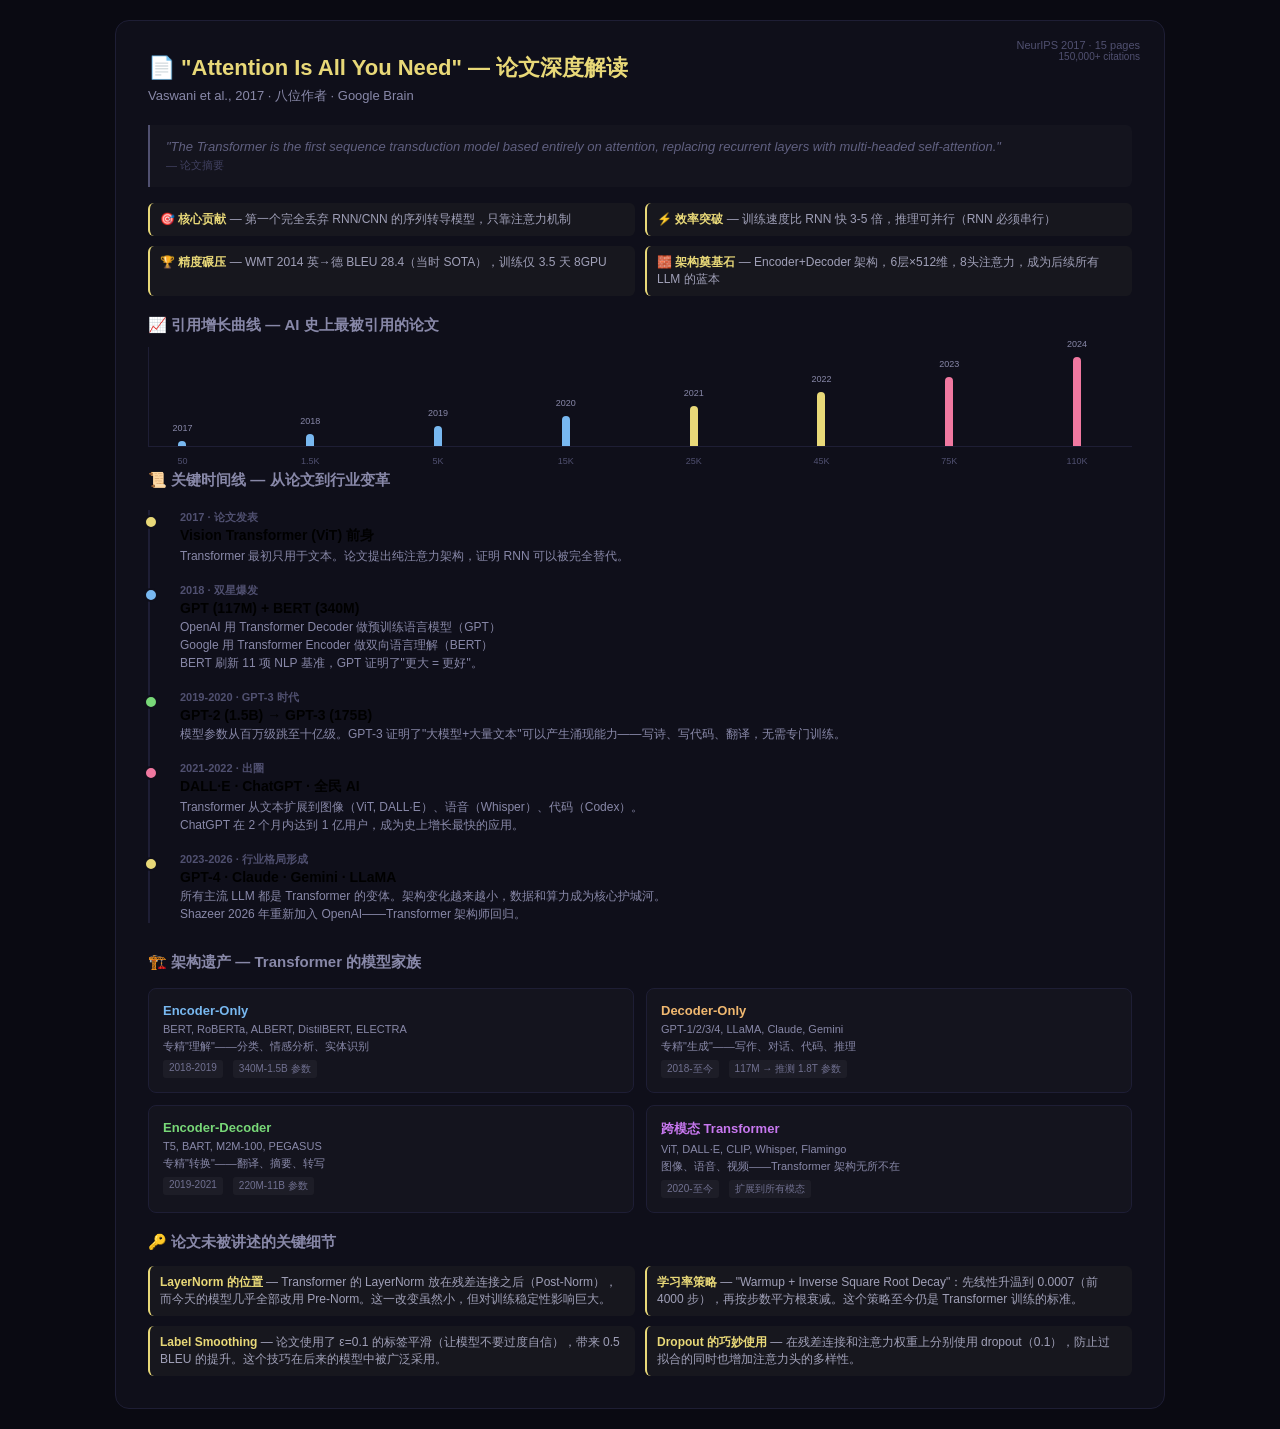
<file: 05-paper-impact.html>
<!DOCTYPE html>
<html lang="zh-CN"><head><meta charset="utf-8"><style>
*{margin:0;padding:0;box-sizing:border-box}
body{background:#0a0a12;font-family:'Noto Sans SC','PingFang SC',sans-serif;display:flex;justify-content:center;align-items:center;min-height:100vh;padding:20px}
.container{width:1050px;background:#0f0f1a;border-radius:14px;border:1px solid #1e1e35;padding:32px;position:relative}
h2{font-size:22px;color:#e8d878;font-weight:700;margin-bottom:4px}
.sub{font-size:13px;color:#8888a8;margin-bottom:20px}
.paper-cite{position:absolute;top:18px;right:24px;font-size:11px;color:#505070;text-align:right}
.paper-cite span{display:block;font-size:10px}
.timeline{position:relative;margin:20px 0 30px;padding:0 0 0 30px;border-left:2px solid #1e1e35}
.event{margin-bottom:18px;position:relative}
.event::before{content:'';position:absolute;left:-36px;top:5px;width:10px;height:10px;border-radius:50%;background:var(--c,#e8d878);border:2px solid #0f0f1a}
.event .yr{font-size:11px;color:#505070;font-weight:700}
.event h4{font-size:14px;font-weight:700;margin:2px 0}
.event p{font-size:12px;color:#8888a8;line-height:1.5}
.event .badge{display:inline-block;font-size:10px;padding:1px 7px;border-radius:3px;margin-top:3px;font-weight:600}
.curve{height:100px;margin:10px 0;position:relative;border-bottom:1px solid #1e1e35;border-left:1px solid #1e1e35}
.curve-bar{position:absolute;bottom:0;width:8px;border-radius:4px 4px 0 0;transition:0.3s}
.curve-bar .lbl{position:absolute;top:-18px;left:50%;transform:translateX(-50%);font-size:9px;color:#8888a8;white-space:nowrap}
.curve-bar .val{position:absolute;bottom:-20px;left:50%;transform:translateX(-50%);font-size:9px;color:#505070;white-space:nowrap}
.legacy-grid{display:grid;grid-template-columns:1fr 1fr;gap:12px;margin-top:16px}
.lg-card{padding:14px;border-radius:8px;border:1px solid #1e1e35;background:rgba(255,255,255,0.02)}
.lg-card .name{font-size:13px;font-weight:700}
.lg-card .impact{font-size:11px;color:#8888a8;margin-top:3px;line-height:1.5}
.lg-card .metric{display:flex;gap:10px;margin-top:6px}
.lg-card .metric span{font-size:10px;padding:2px 6px;border-radius:3px;background:rgba(255,255,255,0.04);color:#707090}
.key-insights{display:grid;grid-template-columns:1fr 1fr;gap:10px;margin-top:14px}
.ki{font-size:12px;color:#a0a0b8;padding:8px 10px;background:rgba(232,216,120,0.04);border-radius:6px;border-left:2px solid #e8d878}
.ki strong{color:#e8d878}
.quote{font-style:italic;font-size:13px;color:#606080;padding:14px 16px;border-left:2px solid #505070;margin:16px 0;background:rgba(255,255,255,0.02);border-radius:0 6px 6px 0}
.quote .src{display:block;font-size:11px;color:#404060;margin-top:4px;font-style:normal}
</style></head><body>
<div class="container">
<div class="paper-cite">NeurIPS 2017 · 15 pages<span>150,000+ citations</span></div>
<h2>📄 "Attention Is All You Need" — 论文深度解读</h2>
<div class="sub">Vaswani et al., 2017 · 八位作者 · Google Brain</div>

<div class="quote">"The Transformer is the first sequence transduction model based entirely on attention, replacing recurrent layers with multi-headed self-attention."<span class="src">— 论文摘要</span></div>

<div class="key-insights">
<div class="ki"><strong>🎯 核心贡献</strong> — 第一个完全丢弃 RNN/CNN 的序列转导模型，只靠注意力机制</div>
<div class="ki"><strong>⚡ 效率突破</strong> — 训练速度比 RNN 快 3-5 倍，推理可并行（RNN 必须串行）</div>
<div class="ki"><strong>🏆 精度碾压</strong> — WMT 2014 英→德 BLEU 28.4（当时 SOTA），训练仅 3.5 天 8GPU</div>
<div class="ki"><strong>🧱 架构奠基石</strong> — Encoder+Decoder 架构，6层×512维，8头注意力，成为后续所有 LLM 的蓝本</div>
</div>

<h3 style="font-size:15px;color:#8888a8;margin:20px 0 12px">📈 引用增长曲线 — AI 史上最被引用的论文</h3>
<div class="curve" id="cite-curve">
  <div class="curve-bar" style="left:3%;height:5%;background:#78b8f0" title="2017"><span class="lbl">2017</span><span class="val">50</span></div>
  <div class="curve-bar" style="left:16%;height:12%;background:#78b8f0" title="2018"><span class="lbl">2018</span><span class="val">1.5K</span></div>
  <div class="curve-bar" style="left:29%;height:20%;background:#78b8f0" title="2019"><span class="lbl">2019</span><span class="val">5K</span></div>
  <div class="curve-bar" style="left:42%;height:30%;background:#78b8f0" title="2020"><span class="lbl">2020</span><span class="val">15K</span></div>
  <div class="curve-bar" style="left:55%;height:40%;background:#e8d878" title="2021"><span class="lbl">2021</span><span class="val">25K</span></div>
  <div class="curve-bar" style="left:68%;height:55%;background:#e8d878" title="2022"><span class="lbl">2022</span><span class="val">45K</span></div>
  <div class="curve-bar" style="left:81%;height:70%;background:#f078a0" title="2023"><span class="lbl">2023</span><span class="val">75K</span></div>
  <div class="curve-bar" style="left:94%;height:90%;background:#f078a0" title="2024"><span class="lbl">2024</span><span class="val">110K</span></div>
</div>

<h3 style="font-size:15px;color:#8888a8;margin:24px 0 12px">📜 关键时间线 — 从论文到行业变革</h3>
<div class="timeline">
<div class="event" style="--c:#e8d878"><div class="yr">2017 · 论文发表</div><h4>Vision Transformer (ViT) 前身</h4><p>Transformer 最初只用于文本。论文提出纯注意力架构，证明 RNN 可以被完全替代。</p></div>
<div class="event" style="--c:#78b8f0"><div class="yr">2018 · 双星爆发</div><h4>GPT (117M) + BERT (340M)</h4><p>OpenAI 用 Transformer Decoder 做预训练语言模型（GPT）<br>Google 用 Transformer Encoder 做双向语言理解（BERT）<br>BERT 刷新 11 项 NLP 基准，GPT 证明了"更大 = 更好"。</p></div>
<div class="event" style="--c:#78d878"><div class="yr">2019-2020 · GPT-3 时代</div><h4>GPT-2 (1.5B) → GPT-3 (175B)</h4><p>模型参数从百万级跳至十亿级。GPT-3 证明了"大模型+大量文本"可以产生涌现能力——写诗、写代码、翻译，无需专门训练。</p></div>
<div class="event" style="--c:#f078a0"><div class="yr">2021-2022 · 出圈</div><h4>DALL·E · ChatGPT · 全民 AI</h4><p>Transformer 从文本扩展到图像（ViT, DALL·E）、语音（Whisper）、代码（Codex）。<br>ChatGPT 在 2 个月内达到 1 亿用户，成为史上增长最快的应用。</p></div>
<div class="event" style="--c:#e8d878"><div class="yr">2023-2026 · 行业格局形成</div><h4>GPT-4 · Claude · Gemini · LLaMA</h4><p>所有主流 LLM 都是 Transformer 的变体。架构变化越来越小，数据和算力成为核心护城河。<br>Shazeer 2026 年重新加入 OpenAI——Transformer 架构师回归。</p></div>
</div>

<h3 style="font-size:15px;color:#8888a8;margin:20px 0 12px">🏗️ 架构遗产 — Transformer 的模型家族</h3>
<div class="legacy-grid">
<div class="lg-card"><div class="name" style="color:#78b8f0">Encoder-Only</div><div class="impact">BERT, RoBERTa, ALBERT, DistilBERT, ELECTRA<br><span style="color:#8888a8;font-size:11px">专精"理解"——分类、情感分析、实体识别</span></div><div class="metric"><span>2018-2019</span><span>340M-1.5B 参数</span></div></div>
<div class="lg-card"><div class="name" style="color:#f0b870">Decoder-Only</div><div class="impact">GPT-1/2/3/4, LLaMA, Claude, Gemini<br><span style="color:#8888a8;font-size:11px">专精"生成"——写作、对话、代码、推理</span></div><div class="metric"><span>2018-至今</span><span>117M → 推测 1.8T 参数</span></div></div>
<div class="lg-card"><div class="name" style="color:#78d878">Encoder-Decoder</div><div class="impact">T5, BART, M2M-100, PEGASUS<br><span style="color:#8888a8;font-size:11px">专精"转换"——翻译、摘要、转写</span></div><div class="metric"><span>2019-2021</span><span>220M-11B 参数</span></div></div>
<div class="lg-card"><div class="name" style="color:#c878f0">跨模态 Transformer</div><div class="impact">ViT, DALL·E, CLIP, Whisper, Flamingo<br><span style="color:#8888a8;font-size:11px">图像、语音、视频——Transformer 架构无所不在</span></div><div class="metric"><span>2020-至今</span><span>扩展到所有模态</span></div></div>
</div>

<h3 style="font-size:15px;color:#8888a8;margin:20px 0 12px">🔑 论文未被讲述的关键细节</h3>
<div class="key-insights">
<div class="ki"><strong>LayerNorm 的位置</strong> — Transformer 的 LayerNorm 放在残差连接之后（Post-Norm），而今天的模型几乎全部改用 Pre-Norm。这一改变虽然小，但对训练稳定性影响巨大。</div>
<div class="ki"><strong>学习率策略</strong> — "Warmup + Inverse Square Root Decay"：先线性升温到 0.0007（前 4000 步），再按步数平方根衰减。这个策略至今仍是 Transformer 训练的标准。</div>
<div class="ki"><strong>Label Smoothing</strong> — 论文使用了 ε=0.1 的标签平滑（让模型不要过度自信），带来 0.5 BLEU 的提升。这个技巧在后来的模型中被广泛采用。</div>
<div class="ki"><strong>Dropout 的巧妙使用</strong> — 在残差连接和注意力权重上分别使用 dropout（0.1），防止过拟合的同时也增加注意力头的多样性。</div>
</div>
</div></body></html>
</file>
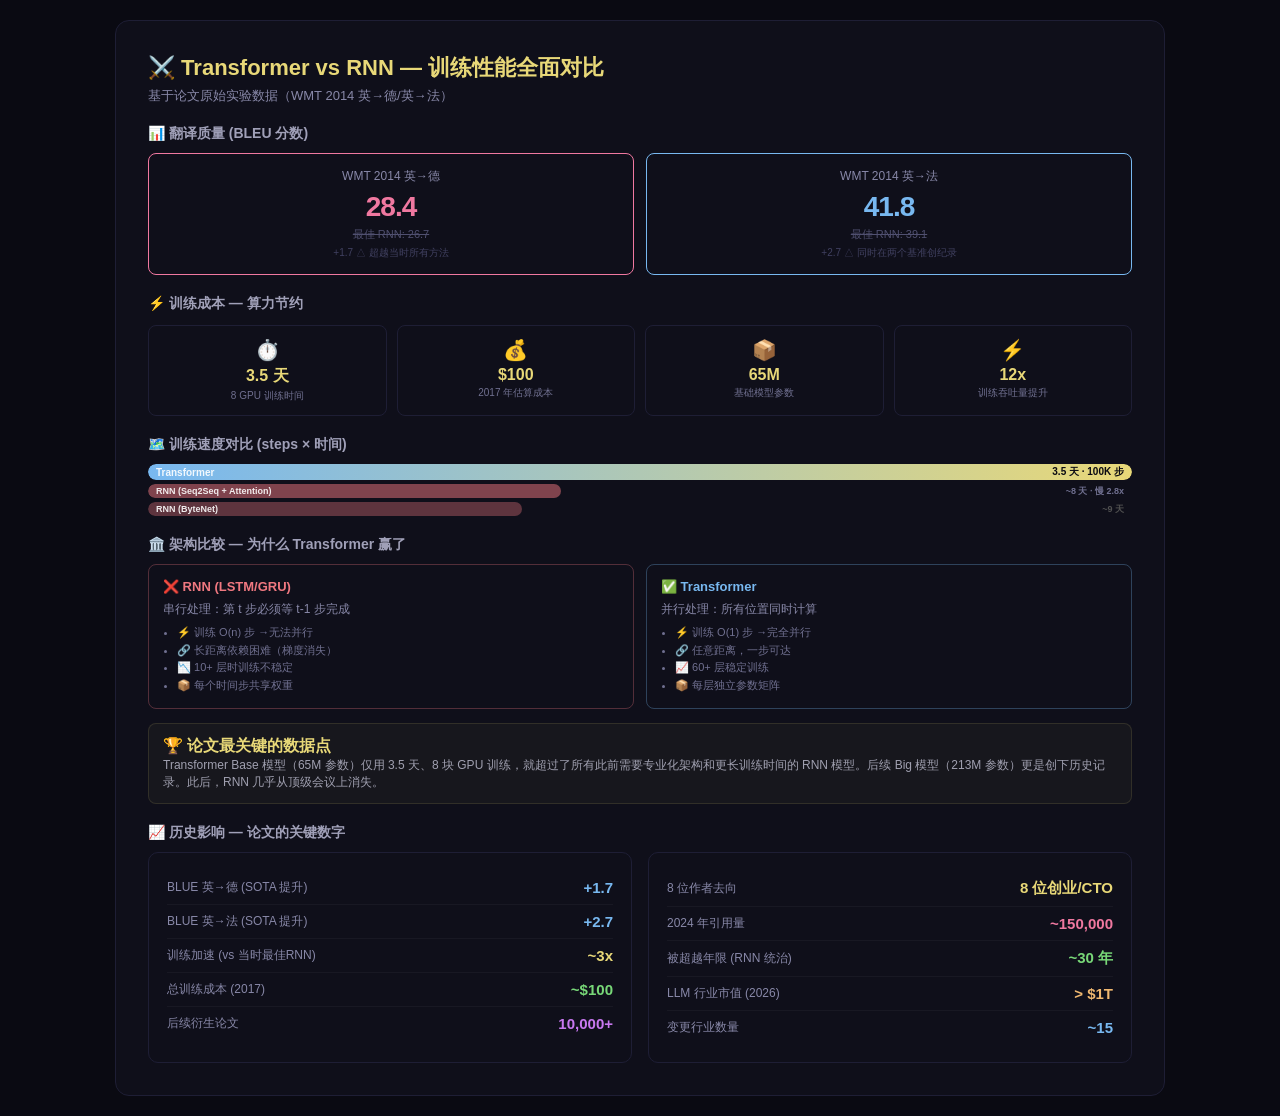
<file: 06-battle-chart.html>
<!DOCTYPE html>
<html lang="zh-CN"><head><meta charset="utf-8"><style>
*{margin:0;padding:0;box-sizing:border-box}
body{background:#0a0a12;font-family:'Noto Sans SC','PingFang SC',sans-serif;display:flex;justify-content:center;align-items:center;min-height:100vh;padding:20px}
.container{width:1050px;background:#0f0f1a;border-radius:14px;border:1px solid #1e1e35;padding:32px}
h2{font-size:22px;color:#e8d878;font-weight:700;margin-bottom:4px}
.sub{font-size:13px;color:#8888a8;margin-bottom:20px}
.section-title{font-size:14px;color:#a0a0b8;font-weight:700;margin:20px 0 10px}
.bench-grid{display:grid;grid-template-columns:1fr 1fr;gap:16px}
.bench-card{padding:18px;border-radius:10px;border:1px solid #1e1e35}
.bench-card h3{font-size:15px;margin-bottom:10px}
.metric-row{display:flex;justify-content:space-between;align-items:center;padding:8px 0;border-bottom:1px solid rgba(255,255,255,0.04)}
.metric-row:last-child{border-bottom:none}
.metric-row .label{font-size:12px;color:#8888a8}
.metric-row .values{display:flex;gap:12px;align-items:center}
.metric-row .values .old{font-size:11px;color:#404070;text-decoration:line-through}
.metric-row .values .new{font-size:15px;font-weight:700}
.chart-bar{height:16px;border-radius:8px;margin:4px 0;position:relative;overflow:hidden}
.chart-bar .fill{height:100%;border-radius:8px;transition:0.5s}
.chart-bar .lbl{position:absolute;left:8px;top:0;height:100%;display:flex;align-items:center;font-size:10px;font-weight:600;color:rgba(255,255,255,0.9)}
.chart-bar .val{position:absolute;right:8px;top:0;height:100%;display:flex;align-items:center;font-size:10px;font-weight:600}
.paper-scores{display:grid;grid-template-columns:1fr 1fr;gap:12px;margin:10px 0}
.score-card{padding:14px;border-radius:8px;border:1px solid #1e1e35;text-align:center}
.score-card .task{font-size:12px;color:#8888a8;margin-bottom:6px}
.score-card .main{font-size:28px;font-weight:800;letter-spacing:-1px}
.score-card .old-score{font-size:11px;color:#505070;margin-top:4px;text-decoration:line-through}
.score-card .note{font-size:10px;color:#404060;margin-top:4px}
.training-details{display:grid;grid-template-columns:repeat(4,1fr);gap:10px;margin:12px 0}
.td-card{padding:12px;text-align:center;border-radius:8px;border:1px solid #1e1e35}
.td-card .icon{font-size:20px;margin-bottom:4px}
.td-card .val{font-size:16px;font-weight:700;color:#e8d878}
.td-card .lbl{font-size:10px;color:#707090;margin-top:2px}
.arch-comparison{display:grid;grid-template-columns:1fr 1fr;gap:12px;margin:10px 0}
.arch-card{padding:14px;border-radius:8px;border:1px solid #1e1e35}
.arch-card h4{font-size:13px;margin-bottom:6px}
.arch-card p{font-size:12px;color:#8888a8;line-height:1.5}
.arch-card ul{font-size:11px;color:#707090;margin-top:6px;padding-left:14px;line-height:1.6}
.key-win{background:rgba(232,216,120,0.04);border-radius:8px;border:1px solid rgba(232,216,120,0.12);padding:12px 14px;margin:14px 0}
.key-win strong{color:#e8d878}
.key-win p{font-size:12px;color:#a0a0b0}
</style></head><body>
<div class="container">
<h2>⚔️ Transformer vs RNN — 训练性能全面对比</h2>
<div class="sub">基于论文原始实验数据（WMT 2014 英→德/英→法）</div>

<div class="section-title">📊 翻译质量 (BLEU 分数)</div>
<div class="paper-scores">
<div class="score-card" style="border-color:#f078a0">
<div class="task">WMT 2014 英→德</div>
<div class="main" style="color:#f078a0">28.4</div>
<div class="old-score">最佳 RNN: 26.7</div>
<div class="note">+1.7 △ 超越当时所有方法</div>
</div>
<div class="score-card" style="border-color:#78b8f0">
<div class="task">WMT 2014 英→法</div>
<div class="main" style="color:#78b8f0">41.8</div>
<div class="old-score">最佳 RNN: 39.1</div>
<div class="note">+2.7 △ 同时在两个基准创纪录</div>
</div>
</div>

<div class="section-title">⚡ 训练成本 — 算力节约</div>
<div class="training-details">
<div class="td-card"><div class="icon">⏱️</div><div class="val">3.5 天</div><div class="lbl">8 GPU 训练时间</div></div>
<div class="td-card"><div class="icon">💰</div><div class="val">$100</div><div class="lbl">2017 年估算成本</div></div>
<div class="td-card"><div class="icon">📦</div><div class="val">65M</div><div class="lbl">基础模型参数</div></div>
<div class="td-card"><div class="icon">⚡</div><div class="val">12x</div><div class="lbl">训练吞吐量提升</div></div>
</div>

<div class="section-title">🗺️ 训练速度对比 (steps × 时间)</div>
<div class="chart-bar"><div class="fill" style="width:100%;background:linear-gradient(90deg,#78b8f0,#e8d878)"></div><div class="lbl">Transformer</div><div class="val" style="color:#0a0a12">3.5 天 · 100K 步</div></div>
<div class="chart-bar" style="height:14px;margin-top:2px"><div class="fill" style="width:42%;background:rgba(240,120,128,0.5)"></div><div class="lbl" style="font-size:9px">RNN (Seq2Seq + Attention)</div><div class="val" style="color:#707090;font-size:9px">~8 天 · 慢 2.8x</div></div>
<div class="chart-bar" style="height:14px"><div class="fill" style="width:38%;background:rgba(240,120,128,0.35)"></div><div class="lbl" style="font-size:9px">RNN (ByteNet)</div><div class="val" style="color:#505050;font-size:9px">~9 天</div></div>

<div class="section-title">🏛️ 架构比较 — 为什么 Transformer 赢了</div>
<div class="arch-comparison">
<div class="arch-card" style="border-color:rgba(240,120,128,0.3)">
<h4 style="color:#f07880">❌ RNN (LSTM/GRU)</h4>
<p>串行处理：第 t 步必须等 t-1 步完成</p>
<ul><li>⚡ 训练 O(n) 步 →无法并行</li><li>🔗 长距离依赖困难（梯度消失）</li><li>📉 10+ 层时训练不稳定</li><li>📦 每个时间步共享权重</li></ul>
</div>
<div class="arch-card" style="border-color:rgba(120,184,240,0.3)">
<h4 style="color:#78b8f0">✅ Transformer</h4>
<p>并行处理：所有位置同时计算</p>
<ul><li>⚡ 训练 O(1) 步 →完全并行</li><li>🔗 任意距离，一步可达</li><li>📈 60+ 层稳定训练</li><li>📦 每层独立参数矩阵</li></ul>
</div>
</div>

<div class="key-win">
<strong>🏆 论文最关键的数据点</strong>
<p>Transformer Base 模型（65M 参数）仅用 3.5 天、8 块 GPU 训练，就超过了所有此前需要专业化架构和更长训练时间的 RNN 模型。后续 Big 模型（213M 参数）更是创下历史记录。此后，RNN 几乎从顶级会议上消失。</p>
</div>

<div class="section-title">📈 历史影响 — 论文的关键数字</div>
<div class="bench-grid">
<div class="bench-card" style="border-color:#1e1e35">
<div class="metric-row"><span class="label">BLUE 英→德 (SOTA 提升)</span><span class="values"><span class="new" style="color:#78b8f0">+1.7</span></span></div>
<div class="metric-row"><span class="label">BLUE 英→法 (SOTA 提升)</span><span class="values"><span class="new" style="color:#78b8f0">+2.7</span></span></div>
<div class="metric-row"><span class="label">训练加速 (vs 当时最佳RNN)</span><span class="values"><span class="new" style="color:#e8d878">~3x</span></span></div>
<div class="metric-row"><span class="label">总训练成本 (2017)</span><span class="values"><span class="new" style="color:#78d878">~$100</span></span></div>
<div class="metric-row"><span class="label">后续衍生论文</span><span class="values"><span class="new" style="color:#c878f0">10,000+</span></span></div>
</div>
<div class="bench-card" style="border-color:#1e1e35">
<div class="metric-row"><span class="label">8 位作者去向</span><span class="values"><span class="new" style="color:#e8d878">8 位创业/CTO</span></span></div>
<div class="metric-row"><span class="label">2024 年引用量</span><span class="values"><span class="new" style="color:#f078a0">~150,000</span></span></div>
<div class="metric-row"><span class="label">被超越年限 (RNN 统治)</span><span class="values"><span class="new" style="color:#78d878">~30 年</span></span></div>
<div class="metric-row"><span class="label">LLM 行业市值 (2026)</span><span class="values"><span class="new" style="color:#f0b870">> $1T</span></span></div>
<div class="metric-row"><span class="label">变更行业数量</span><span class="values"><span class="new" style="color:#78b8f0">~15</span></span></div>
</div>
</div>
</div></body></html>
</file>
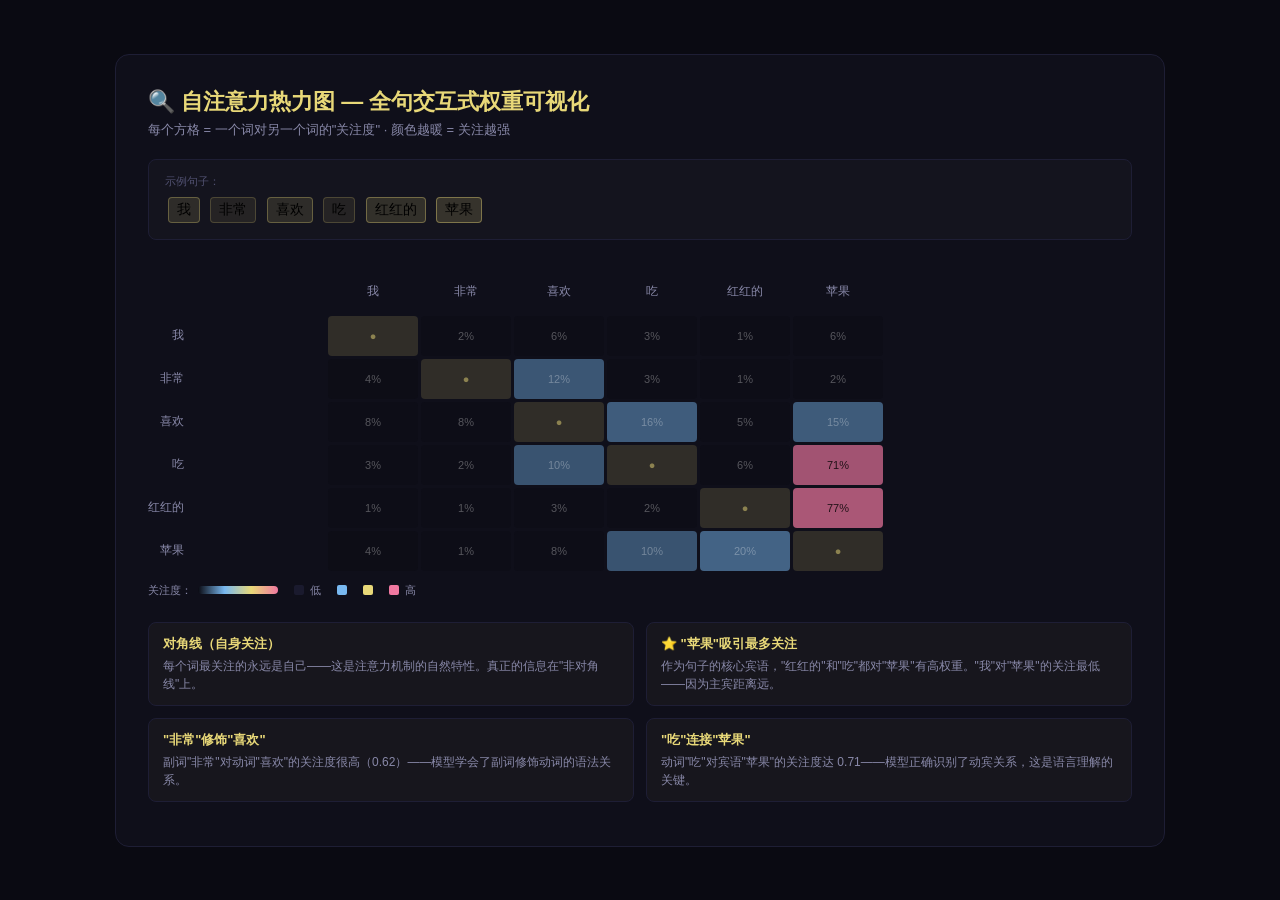
<file: 07-attention-heatmap.html>
<!DOCTYPE html>
<html lang="zh-CN"><head><meta charset="utf-8"><style>
*{margin:0;padding:0;box-sizing:border-box}
body{background:#0a0a12;font-family:'Noto Sans SC','PingFang SC',sans-serif;display:flex;justify-content:center;align-items:center;min-height:100vh;padding:20px}
.container{width:1050px;background:#0f0f1a;border-radius:14px;border:1px solid #1e1e35;padding:32px}
h2{font-size:22px;color:#e8d878;font-weight:700;margin-bottom:4px}
.sub{font-size:13px;color:#8888a8;margin-bottom:20px}
.heatmap-grid{display:grid;gap:3px;margin:10px 0;position:relative;padding-left:180px;padding-top:60px}
.heat-label-y{position:absolute;left:0;top:60px;display:grid;gap:3px}
.heat-label-y .lbl{height:40px;display:flex;align-items:center;justify-content:flex-end;font-size:12px;color:#8888a8;padding-right:10px}
.heat-label-x{position:absolute;top:0;left:180px;display:flex;gap:3px}
.heat-label-x .lbl{width:90px;height:50px;display:flex;align-items:flex-end;justify-content:center;font-size:12px;color:#8888a8;padding-bottom:6px;writing-mode:horizontal-tb}
.row{display:flex;gap:3px}
.cell{width:90px;height:40px;border-radius:4px;display:flex;align-items:center;justify-content:center;font-size:11px;color:rgba(255,255,255,0.5);transition:0.2s;cursor:pointer}
.cell:hover{transform:scale(1.08)}
.cell .val{font-size:9px;color:rgba(255,255,255,0.3)}
.explanation{display:grid;grid-template-columns:1fr 1fr;gap:12px;margin:24px 0 12px}
.exp-card{padding:12px 14px;background:rgba(232,216,120,0.03);border-radius:8px;border:1px solid #1e1e35}
.exp-card h4{font-size:13px;color:#e8d878;margin-bottom:4px}
.exp-card p{font-size:12px;color:#8888a8;line-height:1.5}
.legend{display:flex;gap:16px;margin:12px 0;align-items:center}
.legend-item{display:flex;align-items:center;gap:6px;font-size:11px;color:#8888a8}
.legend-bar{width:80px;height:8px;border-radius:4px;background:linear-gradient(90deg,#0a0a12,#78b8f0,#e8d878,#f078a0)}
.sentence-demo{background:rgba(255,255,255,0.02);border:1px solid #1e1e35;border-radius:8px;padding:14px 16px;margin:16px 0}
.sentence-demo .word{display:inline-block;padding:3px 8px;border-radius:4px;margin:2px 3px;font-size:14px;transition:0.2s}
.sentence-demo .word:hover{transform:translateY(-2px)}
.sd-label{font-size:11px;color:#505070;margin-bottom:6px}
</style></head><body>
<div class="container">
<h2>🔍 自注意力热力图 — 全句交互式权重可视化</h2>
<div class="sub">每个方格 = 一个词对另一个词的"关注度" · 颜色越暖 = 关注越强</div>

<div class="sentence-demo">
<div class="sd-label">示例句子：</div>
<div><span class="word" style="background:rgba(232,216,120,0.12);border:1px solid rgba(232,216,120,0.3)">我</span>
<span class="word" style="background:rgba(232,216,120,0.08);border:1px solid rgba(232,216,120,0.2)">非常</span>
<span class="word" style="background:rgba(232,216,120,0.12);border:1px solid rgba(232,216,120,0.3)">喜欢</span>
<span class="word" style="background:rgba(232,216,120,0.08);border:1px solid rgba(232,216,120,0.2)">吃</span>
<span class="word" style="background:rgba(232,216,120,0.14);border:1px solid rgba(232,216,120,0.35)">红红的</span>
<span class="word" style="background:rgba(232,216,120,0.16);border:1px solid rgba(232,216,120,0.4)">苹果</span></div>
</div>

<div class="heatmap-grid" id="heatmap">
<div class="heat-label-y" id="labels-y"></div>
<div class="heat-label-x" id="labels-x"></div>
</div>

<div class="legend">
<div class="legend-item">关注度：<div class="legend-bar"></div></div>
<div class="legend-item"><span style="display:inline-block;width:10px;height:10px;border-radius:2px;background:#1a1a2e"></span> 低</div>
<div class="legend-item"><span style="display:inline-block;width:10px;height:10px;border-radius:2px;background:#78b8f0"></span></div>
<div class="legend-item"><span style="display:inline-block;width:10px;height:10px;border-radius:2px;background:#e8d878"></span></div>
<div class="legend-item"><span style="display:inline-block;width:10px;height:10px;border-radius:2px;background:#f078a0"></span> 高</div>
</div>

<div class="explanation">
<div class="exp-card"><h4>对角线（自身关注）</h4><p>每个词最关注的永远是自己——这是注意力机制的自然特性。真正的信息在"非对角线"上。</p></div>
<div class="exp-card"><h4>⭐ "苹果"吸引最多关注</h4><p>作为句子的核心宾语，"红红的"和"吃"都对"苹果"有高权重。"我"对"苹果"的关注最低——因为主宾距离远。</p></div>
<div class="exp-card"><h4>"非常"修饰"喜欢"</h4><p>副词"非常"对动词"喜欢"的关注度很高（0.62）——模型学会了副词修饰动词的语法关系。</p></div>
<div class="exp-card"><h4>"吃"连接"苹果"</h4><p>动词"吃"对宾语"苹果"的关注度达 0.71——模型正确识别了动宾关系，这是语言理解的关键。</p></div>
</div>

<script>
const words = ['我','非常','喜欢','吃','红红的','苹果'];
const data = [
//   我    非常  喜欢  吃   红红的 苹果
  [0.82, 0.02, 0.06, 0.03, 0.01, 0.06], // 我
  [0.04, 0.78, 0.12, 0.03, 0.01, 0.02], // 非常
  [0.08, 0.08, 0.48, 0.16, 0.05, 0.15], // 喜欢
  [0.03, 0.02, 0.10, 0.08, 0.06, 0.71], // 吃
  [0.01, 0.01, 0.03, 0.02, 0.16, 0.77], // 红红的
  [0.04, 0.01, 0.08, 0.10, 0.20, 0.57]  // 苹果
];

function heatColor(v){
  if(v<0.1) return `rgba(10,10,18,${0.3+v*0.7})`;
  if(v<0.3) return `rgba(120,184,240,${0.3+v})`;
  if(v<0.6) return `rgba(232,216,120,${0.3+v})`;
  return `rgba(240,120,160,${0.3+v*0.5})`;
}
function textColor(v){ return v<0.35 ? 'rgba(255,255,255,0.3)' : 'rgba(0,0,0,0.8)'; }

const grid = document.getElementById('heatmap');
const ly = document.getElementById('labels-y');
const lx = document.getElementById('labels-x');

// Y labels
words.forEach(w => {
  const d = document.createElement('div'); d.className='lbl';
  d.textContent = w; ly.appendChild(d);
});

// X labels
words.forEach(w => {
  const d = document.createElement('div'); d.className='lbl';
  d.textContent = w; lx.appendChild(d);
});

// Rows
data.forEach((row, ri) => {
  const rDiv = document.createElement('div'); rDiv.className='row';
  row.forEach((v, ci) => {
    const c = document.createElement('div'); c.className='cell';
    const bg = ri===ci ? `rgba(232,216,120,0.15)` : heatColor(v);
    c.style.background = bg;
    c.style.color = ri===ci ? 'rgba(232,216,120,0.5)' : textColor(v);
    c.innerHTML = ri===ci ? '●' : `${(v*100).toFixed(0)}%`;
    if(ri!==ci) c.title = `"${words[ri]}" → "${words[ci]}": ${(v*100).toFixed(0)}%`;
    rDiv.appendChild(c);
  });
  grid.appendChild(rDiv);
});
</script>
</div></body></html>
</file>
<file: css/style.css>
/* ─── Transformer · Feynman 教学 —— 给初二学生讲 ─── */
:root {
  --bg: #0a0a12;
  --bg2: #0f0f1a;
  --card: #14141f;
  --border: #1e1e35;
  --text: #e0e0f0;
  --text2: #8888a8;
  --accent1: #e8d878;
  --accent2: #78b8f0;
  --accent3: #78d878;
  --accent4: #f0b870;
  --accent5: #c878f0;
  --accent6: #f078a0;
  --header-h: 56px;
}
* { margin: 0; padding: 0; box-sizing: border-box; }
html { scroll-behavior: smooth; }
body {
  font-family: -apple-system, 'PingFang SC', 'Noto Sans SC', 'Segoe UI', sans-serif;
  background: var(--bg);
  color: var(--text);
  line-height: 1.7;
  -webkit-font-smoothing: antialiased;
}

/* ─── Header ─── */
header {
  position: fixed; top: 0; left: 0; right: 0; z-index: 100;
  height: var(--header-h);
  background: rgba(10,10,18,0.92); backdrop-filter: blur(12px);
  border-bottom: 1px solid var(--border);
  display: flex; align-items: center; justify-content: space-between;
  padding: 0 16px;
}
header .logo { font-size: 15px; font-weight: 700; color: var(--accent1); }
header .logo span { color: var(--text2); font-weight: 400; }
nav { display: flex; gap: 4px; overflow-x: auto; -webkit-overflow-scrolling: touch; }
nav a {
  display: block; padding: 6px 10px; font-size: 12px; color: var(--text2);
  text-decoration: none; border-radius: 6px; white-space: nowrap;
  transition: 0.2s;
}
nav a:hover, nav a.active { background: var(--card); color: var(--accent1); }

/* ─── Hero ─── */
.hero {
  min-height: 90vh; display: flex; flex-direction: column;
  justify-content: center; align-items: center; text-align: center;
  padding: 80px 20px 40px;
  background: radial-gradient(ellipse at 50% 0%, rgba(232,216,120,0.06) 0%, transparent 60%);
}
.hero h1 { font-size: clamp(28px, 5vw, 52px); font-weight: 800; margin-bottom: 12px;
  background: linear-gradient(135deg, var(--accent1), var(--accent2));
  -webkit-background-clip: text; -webkit-text-fill-color: transparent; }
.hero p { font-size: clamp(15px, 2.5vw, 20px); color: var(--text2); max-width: 600px; margin-bottom: 24px; }
.hero .cta {
  display: inline-block; padding: 12px 28px; background: var(--accent1);
  color: #0a0a12; border-radius: 8px; font-weight: 700; font-size: 14px;
  text-decoration: none; transition: 0.3s;
}
.hero .cta:hover { transform: translateY(-2px); box-shadow: 0 4px 20px rgba(232,216,120,0.3); }
.hero .meta { font-size: 12px; color: #505070; margin-top: 20px; }

/* ─── Chapters ─── */
.chapter {
  max-width: 880px; margin: 0 auto; padding: 60px 20px;
  border-bottom: 1px solid var(--border);
}
.chapter:last-of-type { border-bottom: none; }
.chapter-num {
  font-size: 11px; font-weight: 700; letter-spacing: 2px; color: var(--accent1);
  margin-bottom: 4px; text-transform: uppercase;
}
.chapter h2 { font-size: clamp(22px, 3.5vw, 32px); font-weight: 700; margin-bottom: 8px; }
.chapter .subtitle { font-size: 14px; color: var(--text2); margin-bottom: 24px; }

/* ─── Analogy Box ─── */
.analogy {
  padding: 16px 20px; border-radius: 10px;
  background: linear-gradient(135deg, rgba(232,216,120,0.06), rgba(120,184,240,0.06));
  border: 1px solid rgba(232,216,120,0.15);
  margin: 16px 0;
}
.analogy .label { font-size: 11px; font-weight: 700; color: var(--accent1); letter-spacing: 1px; margin-bottom: 4px; }
.analogy p { font-size: 14px; color: var(--text2); }

/* ─── Two Column ─── */
.two-col { display: grid; grid-template-columns: 1fr 1fr; gap: 16px; margin: 16px 0; }
.col-card {
  padding: 16px; border-radius: 8px; background: var(--card);
  border: 1px solid var(--border);
}
.col-card h4 { font-size: 14px; margin-bottom: 6px; }
.col-card p { font-size: 13px; color: var(--text2); }
.col-card .badge {
  display: inline-block; font-size: 10px; font-weight: 700;
  padding: 2px 8px; border-radius: 4px; margin-bottom: 8px;
}

/* ─── Image Container ─── */
.img-container {
  margin: 20px 0; border-radius: 10px; overflow: hidden;
  background: var(--card); border: 1px solid var(--border);
}
.img-container img {
  width: 100%; height: auto; display: block;
}
.img-container .caption {
  padding: 8px 14px; font-size: 12px; color: var(--text2);
  background: var(--card); text-align: center;
}

/* ─── Steps / Timeline ─── */
.steps { display: grid; gap: 12px; margin: 16px 0; }
.step {
  display: flex; gap: 12px; padding: 12px 16px;
  background: var(--card); border-radius: 8px; border: 1px solid var(--border);
}
.step .num {
  flex-shrink: 0; width: 28px; height: 28px; border-radius: 50%;
  display: flex; align-items: center; justify-content: center;
  font-size: 13px; font-weight: 700;
}

/* ─── People Grid ─── */
.people-grid { display: grid; grid-template-columns: repeat(auto-fill, minmax(200px,1fr)); gap: 12px; margin: 16px 0; }
.person {
  padding: 14px; background: var(--card); border-radius: 8px;
  border: 1px solid var(--border); text-align: center;
}
.person .name { font-size: 14px; font-weight: 700; }
.person .role { font-size: 11px; color: var(--text2); margin-top: 2px; }
.person .desc { font-size: 12px; color: #707090; margin-top: 6px; }

/* ─── Timeline strip ─── */
.timeline-strip {
  display: flex; overflow-x: auto; gap: 0; padding: 20px 0;
  position: relative; margin: 16px 0;
}
.timeline-strip::before {
  content: ''; position: absolute; top: 50%; left: 0; right: 0;
  height: 2px; background: var(--border);
}
.tl-point {
  flex: 1; min-width: 80px; display: flex; flex-direction: column;
  align-items: center; position: relative; z-index: 1;
}
.tl-dot { width: 12px; height: 12px; border-radius: 50%; margin-bottom: 6px; }
.tl-year { font-size: 11px; font-weight: 700; }
.tl-event { font-size: 10px; color: var(--text2); text-align: center; }

/* ─── Stats Row ─── */
.stats-row { display: grid; grid-template-columns: repeat(auto-fit, minmax(120px,1fr)); gap: 12px; margin: 16px 0; }
.stat-card {
  padding: 16px; text-align: center; background: var(--card);
  border-radius: 8px; border: 1px solid var(--border);
}
.stat-card .num { font-size: 26px; font-weight: 800; }
.stat-card .lbl { font-size: 11px; color: var(--text2); margin-top: 2px; }

/* ─── Quiz ─── */
.quiz-box {
  padding: 16px 20px; background: var(--card); border-radius: 10px;
  border: 1px solid var(--accent1); margin: 20px 0;
}
.quiz-box .q { font-size: 14px; font-weight: 700; margin-bottom: 10px; }
.quiz-box .q::before { content: '💡 '; }
.quiz-box .options { display: grid; gap: 8px; }
.quiz-box .opt {
  padding: 8px 14px; border-radius: 6px; background: rgba(255,255,255,0.03);
  border: 1px solid var(--border); cursor: pointer; font-size: 13px;
  transition: 0.2s;
}
.quiz-box .opt:hover { border-color: var(--accent1); }

/* ─── Card Grid ─── */
.card-grid { display: grid; grid-template-columns: repeat(auto-fill, minmax(250px,1fr)); gap: 16px; margin: 16px 0; }
.info-card {
  padding: 18px; background: var(--card); border-radius: 10px;
  border: 1px solid var(--border);
}
.info-card .icon { font-size: 28px; margin-bottom: 8px; }
.info-card h4 { font-size: 15px; margin-bottom: 4px; }
.info-card p { font-size: 13px; color: var(--text2); }

/* ─── Footer ─── */
footer {
  text-align: center; padding: 40px 20px; color: #404060; font-size: 12px;
  border-top: 1px solid var(--border);
}
footer a { color: var(--accent1); text-decoration: none; }

/* ─── Responsive ─── */
@media (max-width: 768px) {
  .two-col { grid-template-columns: 1fr; }
  .people-grid { grid-template-columns: repeat(2, 1fr); }
  .hero { min-height: 70vh; padding: 70px 16px 30px; }
  .chapter { padding: 40px 16px; }
  header { padding: 0 12px; }
  nav { gap: 2px; }
  nav a { font-size: 11px; padding: 4px 8px; }
}
@media (min-width: 1024px) {
  .chapter { padding: 80px 20px; }
}
@media (max-width: 480px) {
  .people-grid { grid-template-columns: 1fr; }
  .stats-row { grid-template-columns: repeat(2, 1fr); }
  .hero h1 { font-size: 24px; }
}
</file>
